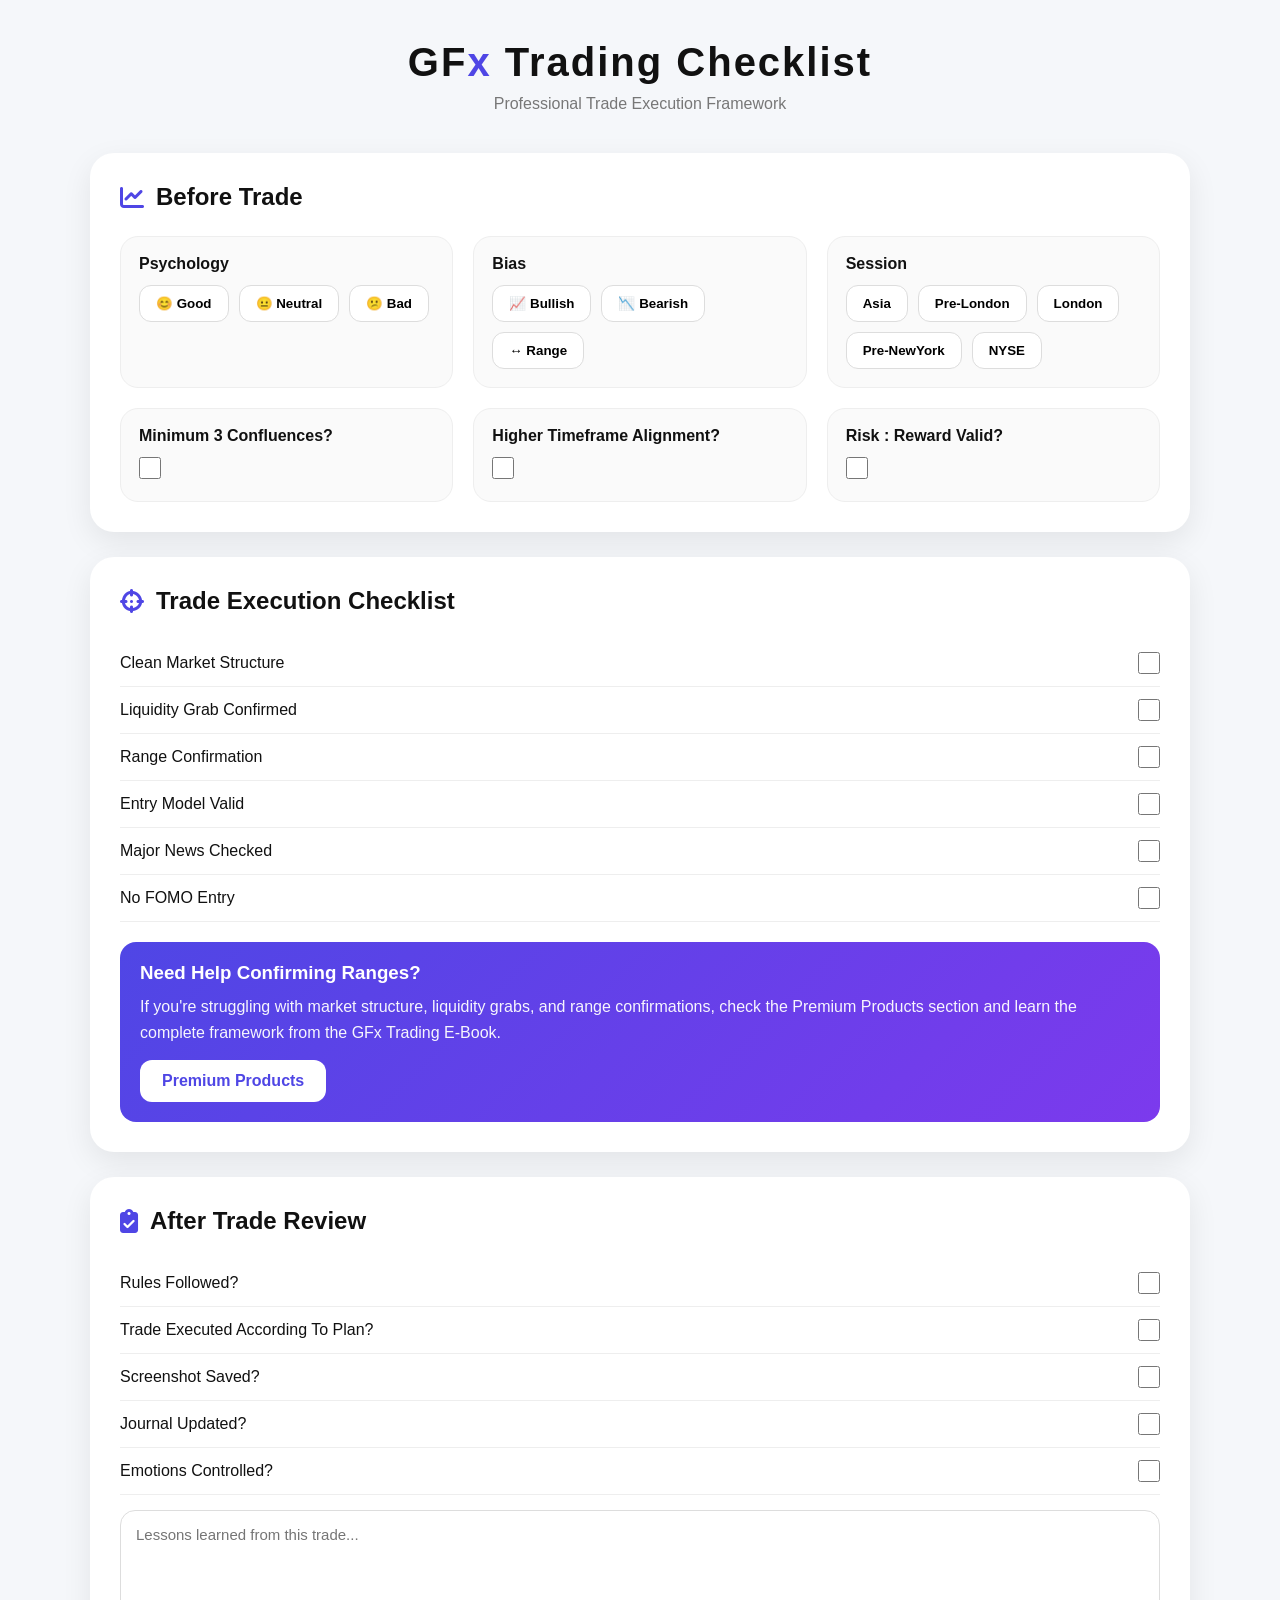
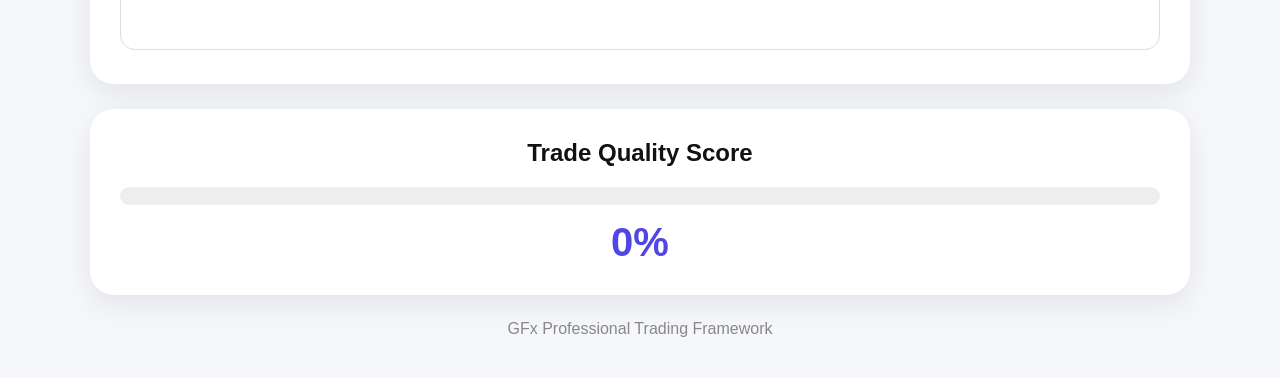
<file: checklist.html>
<!DOCTYPE html>
<html lang="en">
<head>
<meta charset="UTF-8">
<meta name="viewport" content="width=device-width, initial-scale=1.0">
<title>GFx Trading Checklist</title>

<link rel="stylesheet" href="https://cdnjs.cloudflare.com/ajax/libs/font-awesome/6.5.2/css/all.min.css">

<style>

*{
margin:0;
padding:0;
box-sizing:border-box;
font-family:'Segoe UI',sans-serif;
}

body{
background:#f5f7fa;
padding:40px;
min-height:100vh;
color:#111;
}

.container{
max-width:1100px;
margin:auto;
animation:fadeUp 0.8s ease;
}

.header{
text-align:center;
margin-bottom:40px;
}

.logo{
font-size:40px;
font-weight:800;
letter-spacing:2px;
}

.logo span{
color:#4f46e5;
}

.subtitle{
margin-top:10px;
color:#777;
}

.card{
background:white;
border-radius:24px;
padding:30px;
box-shadow:
0 10px 30px rgba(0,0,0,0.08);
margin-bottom:25px;
transition:.3s;
}

.card:hover{
transform:translateY(-4px);
}

.section-title{
font-size:24px;
font-weight:700;
margin-bottom:25px;
display:flex;
align-items:center;
gap:12px;
}

.section-title i{
color:#4f46e5;
}

.grid{
display:grid;
grid-template-columns:repeat(auto-fit,minmax(300px,1fr));
gap:20px;
}

.item{
padding:18px;
border:1px solid #eee;
border-radius:18px;
background:#fafafa;
transition:.3s;
}

.item:hover{
border-color:#4f46e5;
transform:translateY(-2px);
}

.label{
font-weight:600;
margin-bottom:12px;
}

.select-group{
display:flex;
gap:10px;
flex-wrap:wrap;
}

.option{
padding:10px 16px;
border-radius:12px;
cursor:pointer;
background:white;
border:1px solid #ddd;
transition:.3s;
font-weight:600;
}

.option:hover{
background:#4f46e5;
color:white;
}

.option.active{
background:linear-gradient(135deg,#4f46e5,#7c3aed);
color:white;
border-color:transparent;
box-shadow:0 8px 20px rgba(79,70,229,.25);
transform:translateY(-2px);
}


input[type="checkbox"]{
width:22px;
height:22px;
accent-color:#4f46e5;
cursor:pointer;
}

.check-row{
display:flex;
align-items:center;
justify-content:space-between;
padding:12px 0;
border-bottom:1px solid #eee;
}

.check-row:last-child{
border:none;
}

textarea{
width:100%;
height:140px;
padding:15px;
border-radius:15px;
border:1px solid #ddd;
resize:none;
font-size:15px;
margin-top:15px;
}

.score{
text-align:center;
padding:30px;
}

.progress{
height:18px;
background:#eee;
border-radius:20px;
overflow:hidden;
margin-top:20px;
}

.bar{
height:100%;
width:0%;
background:linear-gradient(90deg,#4f46e5,#7c3aed);
transition:1s;
}

.score-value{
font-size:40px;
font-weight:800;
margin-top:15px;
color:#4f46e5;
}

.ebook-box{
margin-top:20px;
padding:20px;
border-radius:16px;
background:linear-gradient(135deg,#4f46e5,#7c3aed);
color:white;
}

.ebook-box h3{
margin-bottom:10px;
}

.ebook-box p{
line-height:1.6;
opacity:.95;
}

.btn{
margin-top:15px;
display:inline-block;
padding:12px 22px;
background:white;
color:#4f46e5;
font-weight:700;
border-radius:12px;
text-decoration:none;
}

.footer{
text-align:center;
margin-top:25px;
color:#888;
}

@keyframes fadeUp{
from{
opacity:0;
transform:translateY(30px);
}
to{
opacity:1;
transform:translateY(0);
}
}

</style>
  <link rel="icon" type="image/jpg" href="images/favicon.jpg">
</head>
<body>

<div class="container">

<div class="header">
<div class="logo">GF<span>x</span> Trading Checklist</div>
<div class="subtitle">Professional Trade Execution Framework</div>
</div>

<!-- BEFORE TRADE -->

<div class="card">

<div class="section-title">
<i class="fas fa-chart-line"></i>
Before Trade
</div>

<div class="grid">

<div class="item">
<div class="label">Psychology</div>

<div class="select-group">
<button class="option">😊 Good</button>
<button class="option">😐 Neutral</button>
<button class="option">😕 Bad</button>
</div>
</div>

<div class="item">
<div class="label">Bias</div>

<div class="select-group">
<button class="option">📈 Bullish</button>
<button class="option">📉 Bearish</button>
<button class="option">↔ Range</button>
</div>
</div>

<div class="item">
<div class="label">Session</div>

<div class="select-group">
<button class="option">Asia</button>
<button class="option">Pre-London</button>
<button class="option">London</button>
<button class="option">Pre-NewYork</button>
<button class="option">NYSE</button>
</div>
</div>

<div class="item">
<div class="label">Minimum 3 Confluences?</div>
<input type="checkbox" class="score-check">
</div>

<div class="item">
<div class="label">Higher Timeframe Alignment?</div>
<input type="checkbox" class="score-check">
</div>

<div class="item">
<div class="label">Risk : Reward Valid?</div>
<input type="checkbox" class="score-check">
</div>

</div>

</div>

<!-- EXECUTION -->

<div class="card">

<div class="section-title">
<i class="fas fa-crosshairs"></i>
Trade Execution Checklist
</div>

<div class="check-row">
<span>Clean Market Structure</span>
<input type="checkbox" class="score-check">
</div>

<div class="check-row">
<span>Liquidity Grab Confirmed</span>
<input type="checkbox" class="score-check">
</div>

<div class="check-row">
<span>Range Confirmation</span>
<input type="checkbox" class="score-check">
</div>

<div class="check-row">
<span>Entry Model Valid</span>
<input type="checkbox" class="score-check">
</div>

<div class="check-row">
<span>Major News Checked</span>
<input type="checkbox" class="score-check">
</div>

<div class="check-row">
<span>No FOMO Entry</span>
<input type="checkbox" class="score-check">
</div>

<div class="ebook-box">
<h3>Need Help Confirming Ranges?</h3>

<p>
If you're struggling with market structure, liquidity grabs,
and range confirmations, check the Premium Products section
and learn the complete framework from the GFx Trading E-Book.
</p>

<a href="products.html" class="btn">Premium Products</a>

</div>

</div>

<!-- AFTER TRADE -->

<div class="card">

<div class="section-title">
<i class="fas fa-clipboard-check"></i>
After Trade Review
</div>

<div class="check-row">
<span>Rules Followed?</span>
<input type="checkbox" class="score-check">
</div>

<div class="check-row">
<span>Trade Executed According To Plan?</span>
<input type="checkbox" class="score-check">
</div>

<div class="check-row">
<span>Screenshot Saved?</span>
<input type="checkbox" class="score-check">
</div>

<div class="check-row">
<span>Journal Updated?</span>
<input type="checkbox" class="score-check">
</div>

<div class="check-row">
<span>Emotions Controlled?</span>
<input type="checkbox" class="score-check">
</div>

<textarea placeholder="Lessons learned from this trade..."></textarea>

</div>

<!-- SCORE -->

<div class="card score">

<h2>Trade Quality Score</h2>

<div class="progress">
<div class="bar" id="bar"></div>
</div>

<div class="score-value" id="score">
0%
</div>

</div>

<div class="footer">
GFx Professional Trading Framework
</div>

</div>

<script>

const checks = document.querySelectorAll('.score-check');
const score = document.getElementById('score');
const bar = document.getElementById('bar');

function updateScore(){

let total = checks.length;
let checked = 0;

checks.forEach(c=>{
if(c.checked) checked++;
});

let percent = Math.round((checked/total)*100);

score.innerText = percent + "%";
bar.style.width = percent + "%";

}

checks.forEach(c=>{
c.addEventListener('change',updateScore);
});

</script>

</body>
</html>
</file>
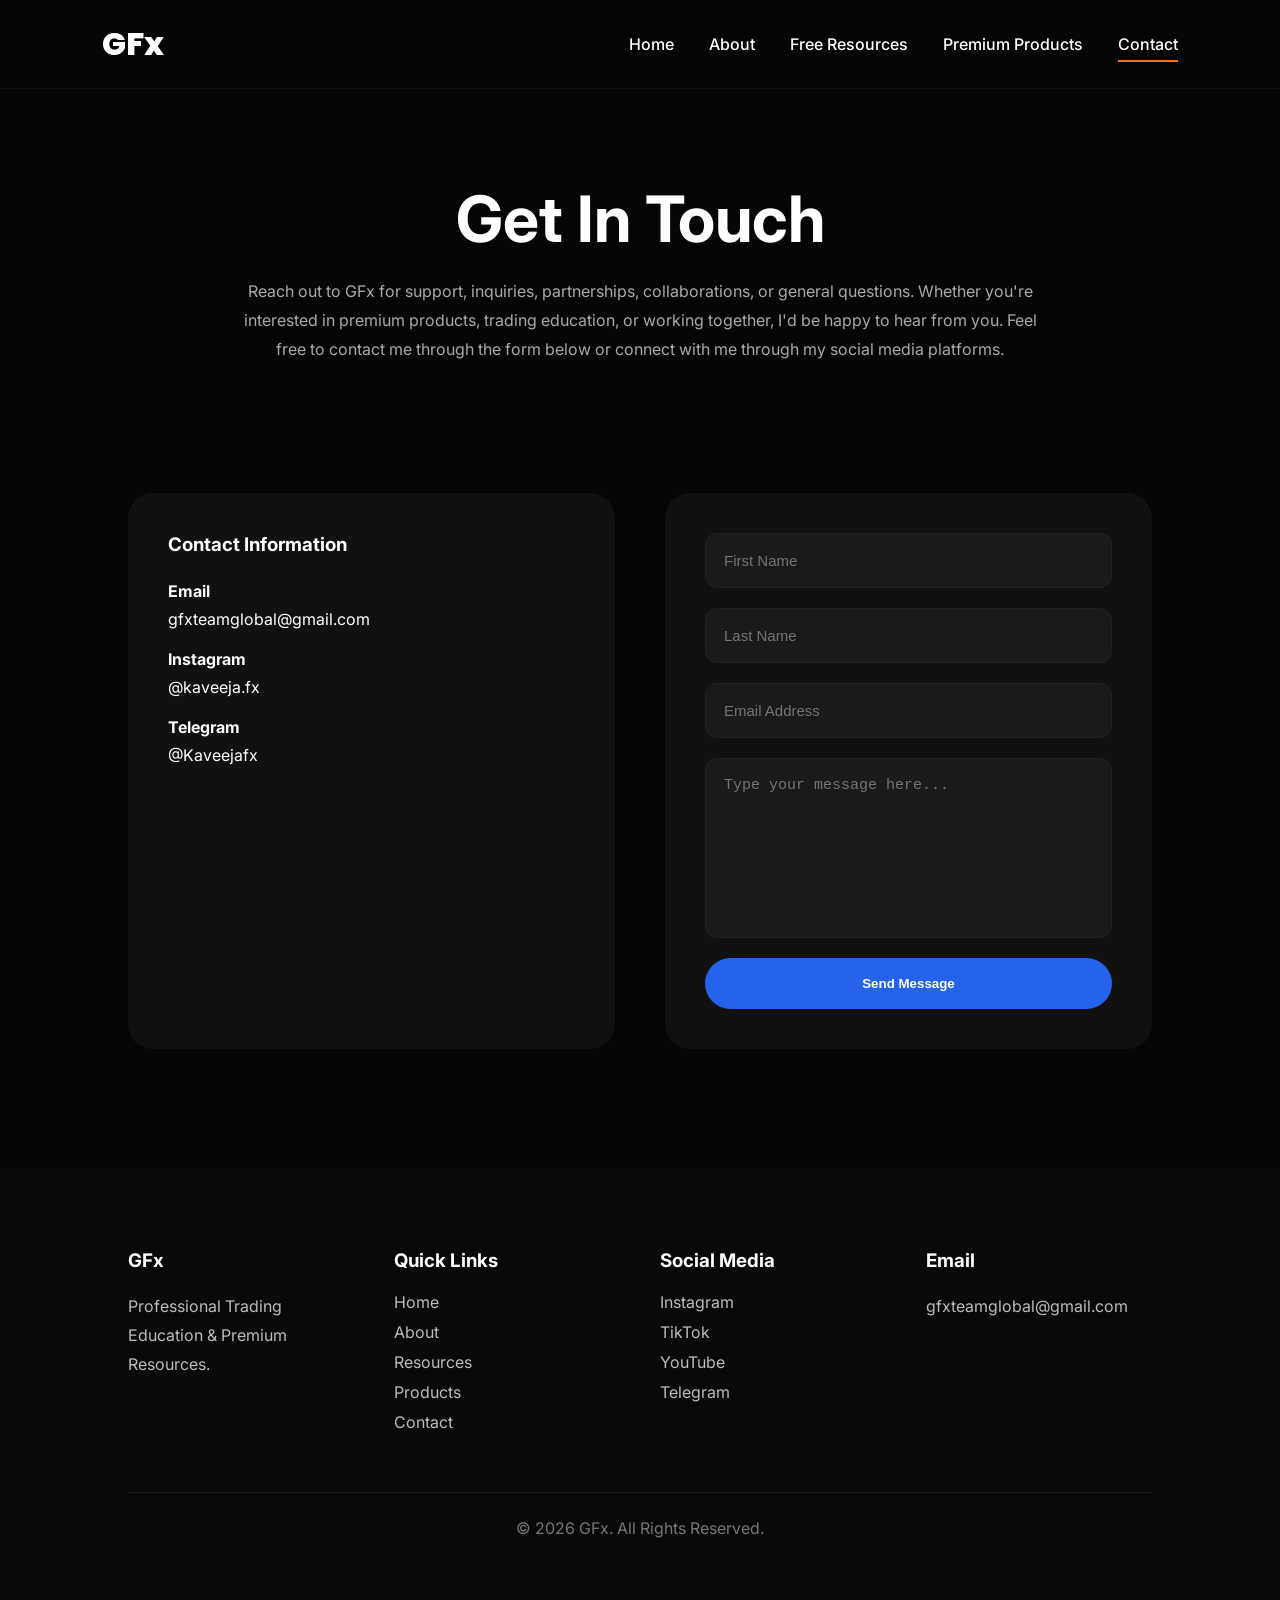
<file: contact.html>
<!DOCTYPE html>
<html lang="en">
<head>

<meta charset="UTF-8">
<meta name="viewport" content="width=device-width, initial-scale=1.0">

<title>Contact | GFx</title>

<link rel="stylesheet" href="css/style.css">

<link href="https://fonts.googleapis.com/css2?family=Inter:wght@300;400;500;600;700;800&family=Poppins:wght@600;700;800&display=swap" rel="stylesheet">

<style>

.contact-hero{
padding:180px 10% 80px;
text-align:center;
}

.contact-hero h1{
font-size:4rem;
margin-bottom:20px;
}

.contact-hero p{
max-width:800px;
margin:auto;
line-height:1.8;
color:#aaa;
}

.contact-section{
padding:50px 10% 120px;
}

.contact-grid{
display:grid;
grid-template-columns:1fr 1fr;
gap:50px;
}

.contact-info{
background:#111;
padding:40px;
border-radius:25px;
}

.contact-info h3{
margin-bottom:25px;
}

.contact-item{
margin-bottom:20px;
}

.contact-item strong{
display:block;
margin-bottom:8px;
}

.contact-form{
background:#111;
padding:40px;
border-radius:25px;
}

.contact-form form{
display:flex;
flex-direction:column;
gap:20px;
}

.contact-form input,
.contact-form textarea{
padding:18px;
background:#1a1a1a;
border:1px solid #222;
border-radius:12px;
color:white;
font-size:15px;
}

.contact-form textarea{
height:180px;
resize:none;
}

.contact-form button{
padding:18px;
background:#2563eb;
border:none;
border-radius:50px;
color:white;
font-weight:600;
cursor:pointer;
}

.contact-form button:hover{
opacity:.9;
}

.success-popup{
position:fixed;
top:30px;
right:30px;
background:#16a34a;
color:#fff;
padding:18px 30px;
border-radius:12px;
font-weight:600;
box-shadow:0 10px 30px rgba(0,0,0,.3);
transform:translateX(400px);
transition:.4s;
z-index:9999;
}

.success-popup.show{
transform:translateX(0);
}

@media(max-width:900px){

.contact-grid{
grid-template-columns:1fr;
}

.contact-hero h1{
font-size:3rem;
}


}

</style>
  <link rel="icon" type="image/jpg" href="images/favicon.jpg">

</head>

<body>

<header class="header">

<div class="logo">
<a href="index.html">GFx</a>
</div>

<nav class="navbar">
<ul>
<li><a href="index.html">Home</a></li>
<li><a href="about.html">About</a></li>
<li><a href="resources.html">Free Resources</a></li>
<li><a href="products.html">Premium Products</a></li>
<li><a href="contact.html" class="active">Contact</a></li>
</ul>
</nav>

</header>

<section class="contact-hero">

<h1>Get In Touch</h1>

<p>
Reach out to GFx for support, inquiries, partnerships, collaborations, or general questions.

Whether you're interested in premium products, trading education, or working together, I'd be happy to hear from you.

Feel free to contact me through the form below or connect with me through my social media platforms.
</p>

</section>

<section class="contact-section">

<div class="contact-grid">

<div class="contact-info">

<h3>Contact Information</h3>

<div class="contact-item">
<strong>Email</strong>
gfxteamglobal@gmail.com
</div>

<div class="contact-item">
<strong>Instagram</strong>
@kaveeja.fx
</div>

<div class="contact-item">
<strong>Telegram</strong>
@Kaveejafx
</div>

</div>

<div class="contact-form">
<form id="contactForm">

<input
type="text"
name="First Name"
placeholder="First Name"
required>

<input
type="text"
name="Last Name"
placeholder="Last Name"
required>

<input
type="email"
name="Email"
placeholder="Email Address"
required>

<textarea
name="Message"
placeholder="Type your message here..."
required></textarea>

<button type="submit">
Send Message
</button>

</form>

</div>

</div>

</section>

<footer>

<div class="footer-grid">

<div>
<h3>GFx</h3>
<p>Professional Trading Education & Premium Resources.</p>
</div>

<div>
<h3>Quick Links</h3>
<a href="index.html">Home</a>
<a href="about.html">About</a>
<a href="resources.html">Resources</a>
<a href="products.html">Products</a>
<a href="contact.html">Contact</a>
</div>

<div>
<h3>Social Media</h3>
<a href="#">Instagram</a>
<a href="#">TikTok</a>
<a href="#">YouTube</a>
<a href="https://t.me/Kaveejafx">Telegram</a>
</div>

<div>
<h3>Email</h3>
<p>gfxteamglobal@gmail.com</p>
</div>

</div>

<div class="copyright">
© 2026 GFx. All Rights Reserved.
</div>

</footer>

<script src="js/main.js"></script>

<div id="successPopup" class="success-popup">
✓ Form Submitted Successfully!
</div>

<script>

const form = document.getElementById("contactForm");

form.addEventListener("submit", async function(e){

e.preventDefault();

const formData = new FormData(form);

try{

const response = await fetch(
"https://formspree.io/f/xrevenga",
{
method:"POST",
body:formData,
headers:{
"Accept":"application/json"
}
}
);

if(response.ok){

const popup =
document.getElementById("successPopup");

popup.classList.add("show");

form.reset();

setTimeout(()=>{
popup.classList.remove("show");
},4000);

}else{

alert("Failed to submit form.");

}

}catch(error){

alert("Failed to submit form.");

}

});

</script>

</body>
</html>
</file>
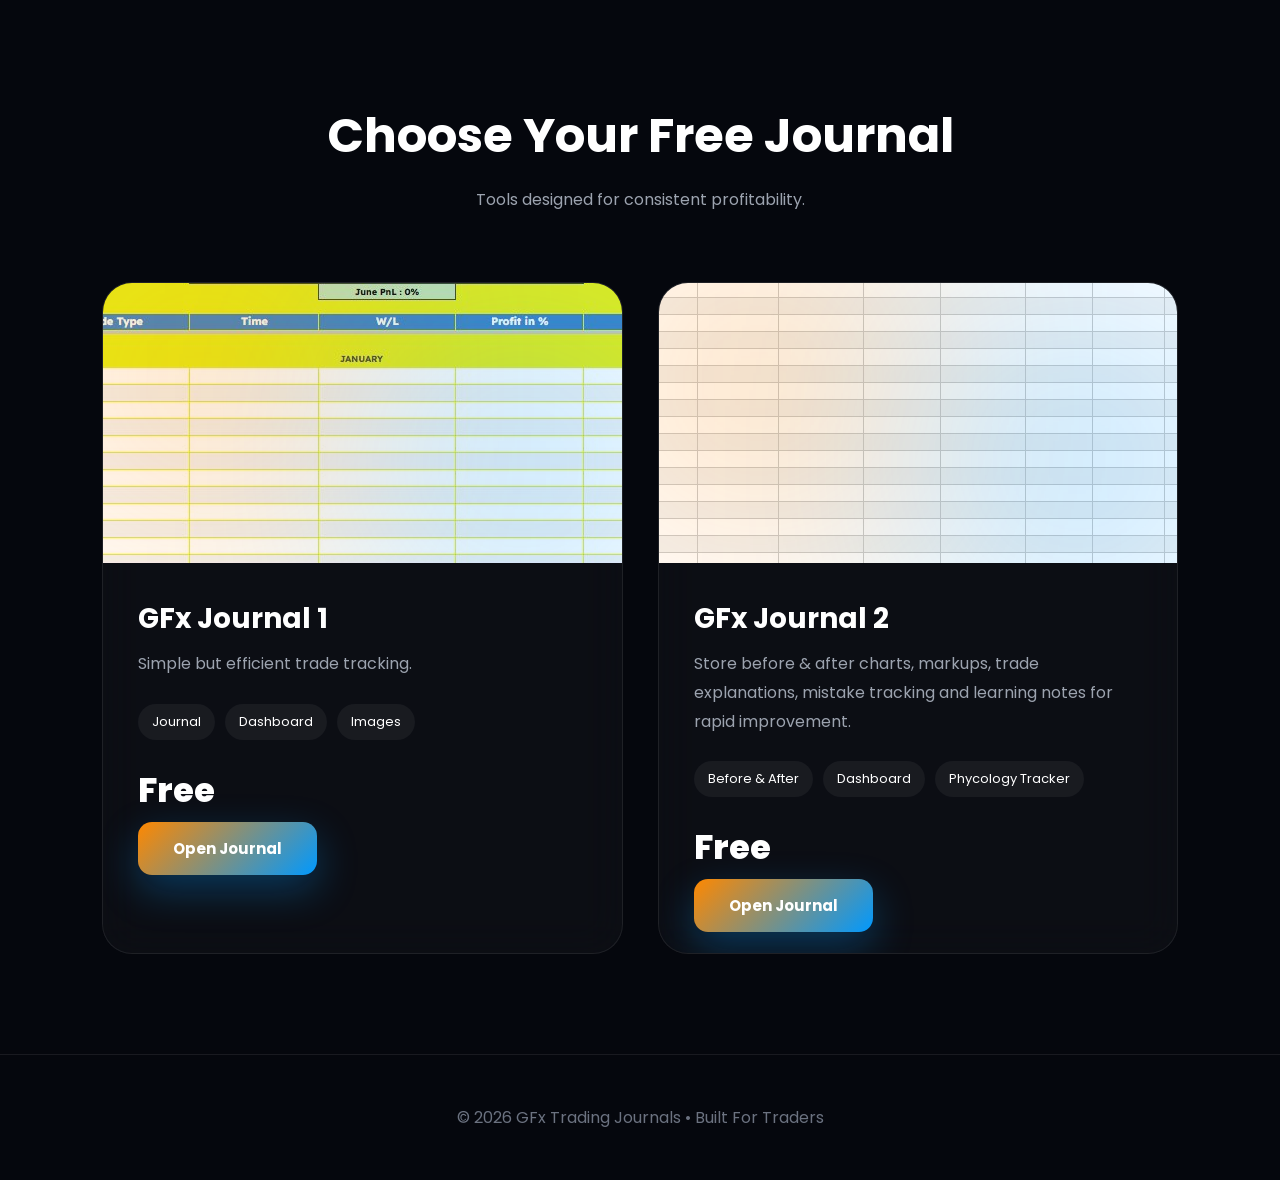
<file: journals.html>
<!DOCTYPE html>
<html lang="en">
<head>
<meta charset="UTF-8">
<meta name="viewport" content="width=device-width, initial-scale=1.0">

<title>GFx Trading Journals</title>

<link href="https://fonts.googleapis.com/css2?family=Poppins:wght@300;400;500;600;700;800&display=swap" rel="stylesheet">

<style>

*{
margin:0;
padding:0;
box-sizing:border-box;
font-family:'Poppins',sans-serif;
}

body{
background:#05070d;
color:white;
overflow-x:hidden;
}

/* Background */

.bg{
position:fixed;
width:100%;
height:100%;
top:0;
left:0;
z-index:-1;
background:
radial-gradient(circle at 20% 20%,rgba(255,136,0,.15),transparent 30%),
radial-gradient(circle at 80% 30%,rgba(0,153,255,.15),transparent 30%),
radial-gradient(circle at 50% 80%,rgba(255,136,0,.08),transparent 40%);
}

.bg::before{
content:'';
position:absolute;
width:500px;
height:500px;
background:#ff8800;
filter:blur(250px);
opacity:.08;
top:-100px;
left:-100px;
animation:float1 12s infinite ease-in-out;
}

.bg::after{
content:'';
position:absolute;
width:500px;
height:500px;
background:#0099ff;
filter:blur(250px);
opacity:.08;
bottom:-100px;
right:-100px;
animation:float2 14s infinite ease-in-out;
}

@keyframes float1{
50%{
transform:translateY(80px);
}
}

@keyframes float2{
50%{
transform:translateY(-80px);
}
}

/* Hero */

.hero{
min-height:100vh;
display:flex;
align-items:center;
justify-content:center;
padding:100px 8%;
}

.hero-content{
max-width:1200px;
width:100%;
text-align:center;
}

.badge{
display:inline-block;
padding:10px 20px;
border-radius:50px;
background:rgba(255,255,255,.05);
border:1px solid rgba(255,255,255,.08);
backdrop-filter:blur(20px);
margin-bottom:25px;
color:#ff9d2d;
font-weight:600;
}

.hero h1{
font-size:70px;
line-height:1.1;
font-weight:800;
margin-bottom:20px;
}

.gradient{
background:linear-gradient(90deg,#ff8800,#0099ff);
-webkit-background-clip:text;
-webkit-text-fill-color:transparent;
}

.hero p{
max-width:750px;
margin:auto;
font-size:18px;
color:#9ca3af;
line-height:1.8;
}

.buttons{
margin-top:40px;
display:flex;
justify-content:center;
gap:20px;
flex-wrap:wrap;
}

.btn{
padding:16px 35px;
border:none;
border-radius:14px;
cursor:pointer;
font-size:15px;
font-weight:700;
transition:.4s;
text-decoration:none;
}

.btn-primary{
background:linear-gradient(135deg,#ff8800,#0099ff);
color:white;
box-shadow:0 15px 40px rgba(0,153,255,.3);
}

.btn-primary:hover{
transform:translateY(-5px);
}

.btn-secondary{
background:rgba(255,255,255,.05);
border:1px solid rgba(255,255,255,.1);
color:white;
}

.btn-secondary:hover{
background:rgba(255,255,255,.08);
}

/* Journals */

.section{
padding:100px 8%;
}

.section-title{
text-align:center;
margin-bottom:70px;
}

.section-title h2{
font-size:48px;
margin-bottom:15px;
}

.section-title p{
color:#9ca3af;
}

.journal-grid{
display:grid;
grid-template-columns:repeat(auto-fit,minmax(420px,1fr));
gap:35px;
max-width:1400px;
margin:auto;
}

.card{
background:rgba(255,255,255,.03);
border:1px solid rgba(255,255,255,.08);
border-radius:30px;
overflow:hidden;
backdrop-filter:blur(20px);
transition:.5s;
position:relative;
}

.card:hover{
transform:translateY(-12px);
box-shadow:0 30px 60px rgba(0,0,0,.4);
}

.preview{
height:280px;
background:linear-gradient(135deg,#0f172a,#111827);
position:relative;
display:flex;
align-items:center;
justify-content:center;
overflow:hidden;
}

.preview::before{
content:'';
position:absolute;
width:300px;
height:300px;
background:#ff8800;
filter:blur(120px);
opacity:.25;
left:-50px;
top:-50px;
}

.preview::after{
content:'';
position:absolute;
width:300px;
height:300px;
background:#0099ff;
filter:blur(120px);
opacity:.25;
right:-50px;
bottom:-50px;
}

.mockup{
width:85%;
height:80%;
background:#0b1220;
border-radius:20px;
padding:20px;
position:relative;
z-index:2;
border:1px solid rgba(255,255,255,.08);
}

.mockup-top{
display:flex;
gap:10px;
margin-bottom:15px;
}

.dot{
width:10px;
height:10px;
border-radius:50%;
background:#ff8800;
}

.chart{
height:100px;
background:linear-gradient(180deg,
rgba(0,153,255,.3),
transparent);
border-radius:12px;
margin-bottom:15px;
}

.rows{
display:grid;
grid-template-columns:repeat(3,1fr);
gap:10px;
}

.row{
height:40px;
background:rgba(255,255,255,.05);
border-radius:10px;
}

.content{
padding:35px;
}

.content h3{
font-size:28px;
margin-bottom:10px;
}

.content p{
color:#9ca3af;
line-height:1.8;
margin-bottom:25px;
}

.features{
display:flex;
flex-wrap:wrap;
gap:10px;
margin-bottom:25px;
}

.tag{
padding:8px 14px;
border-radius:50px;
background:rgba(255,255,255,.05);
font-size:13px;
}

.price{
font-size:34px;
font-weight:800;
margin-bottom:20px;
}

.footer{
text-align:center;
padding:50px;
border-top:1px solid rgba(255,255,255,.08);
color:#6b7280;
}

@media(max-width:768px){

.hero h1{
font-size:48px;
}

.journal-grid{
grid-template-columns:1fr;
}

}

</style>
     <link rel="icon" type="image/jpg" href="images/favicon.jpg">
</head>
<body>

<section class="section">

<div class="section-title">
<h2>Choose Your Free Journal</h2>
<p>Tools designed for consistent profitability.</p>
</div>

<div class="journal-grid">

<!-- JOURNAL 1 -->

<div class="card">

<div class="preview">

<img src="images/journal1.jpg"
     alt="GFx Journal Preview"
     class="preview-image">

</div>

<div class="content">

<h3>GFx Journal 1</h3>

<p>
Simple but efficient trade tracking.
</p>

<div class="features">
<div class="tag">Journal</div>
<div class="tag">Dashboard</div>
<div class="tag">Images</div>
</div>

<div class="price">Free</div>

<a href="https://docs.google.com/spreadsheets/d/14Q579Bx7zEkPF1ISLRaz_0sMtV5laE9d/edit?usp=sharing&ouid=112457030984705879358&rtpof=true&sd=true"
   target="_blank"
   class="btn btn-primary">
Open Journal
</a>

</div>

</div>

<!-- JOURNAL 2 -->

<div class="card">

<div class="preview">

<img src="images/journal2.jpeg"
     alt="GFx Journal Preview"
     class="preview-image">

</div>

<div class="content">

<h3>GFx Journal 2</h3>

<p>
Store before & after charts,
markups, trade explanations,
mistake tracking and learning notes
for rapid improvement.
</p>

<div class="features">
<div class="tag">Before & After</div>
<div class="tag">Dashboard</div>
<div class="tag">Phycology Tracker</div>
</div>

<div class="price">Free</div>

<a href="https://docs.google.com/spreadsheets/d/1t1w37qtXVg3YYawNN7udV2Xe7byMFF7LqTAC5JwgEgk/edit?usp=sharing"
   target="_blank"
   class="btn btn-primary">
Open Journal
</a>

</div>

</div>

</section>

<footer class="footer">
© 2026 GFx Trading Journals • Built For Traders
</footer>

</body>
</html>
</file>
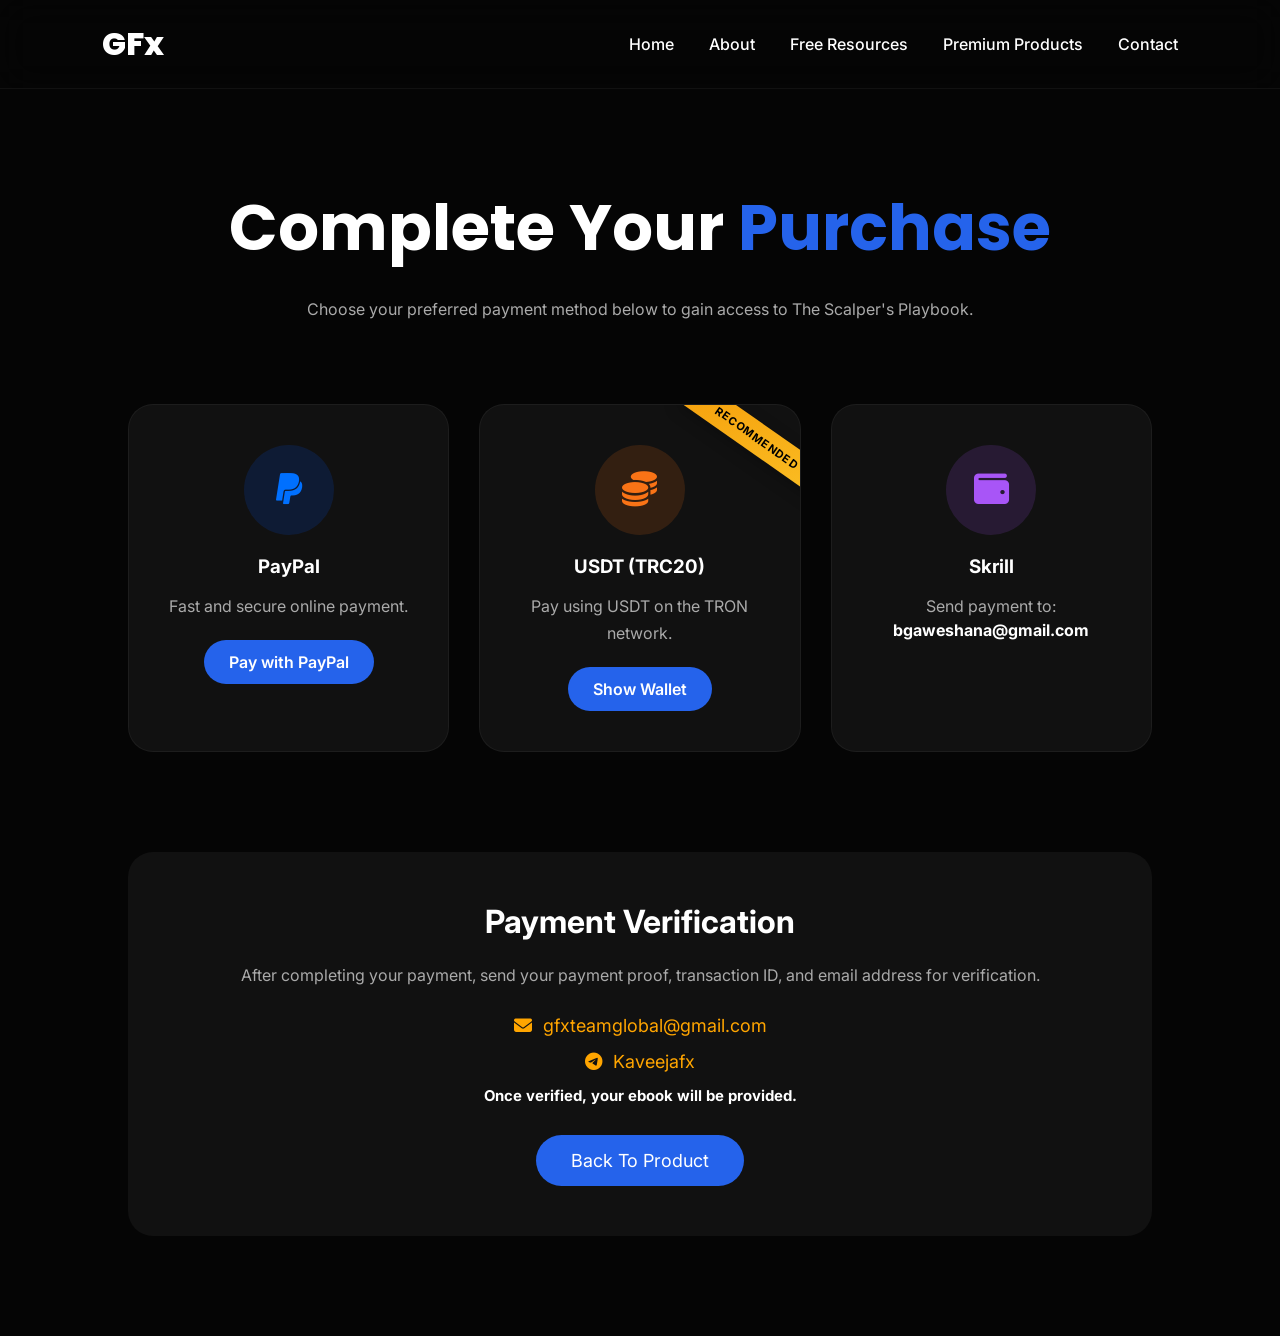
<file: payment.html>
<!DOCTYPE html>
<html lang="en">
<head>

<meta charset="UTF-8">
<meta name="viewport" content="width=device-width, initial-scale=1.0">

<title>Payment | GFx</title>

<link rel="stylesheet" href="css/style.css">

<link href="https://fonts.googleapis.com/css2?family=Inter:wght@300;400;500;600;700;800&family=Poppins:wght@600;700;800&display=swap" rel="stylesheet">

<link rel="stylesheet"
href="https://cdnjs.cloudflare.com/ajax/libs/font-awesome/6.5.1/css/all.min.css"/>

<style>

body{
background:#050505;
color:#fff;
font-family:'Inter',sans-serif;
}

.payment-hero{
padding:180px 10% 80px;
text-align:center;
}

.payment-hero h1{
font-size:4rem;
font-family:'Poppins',sans-serif;
margin-bottom:20px;
}

.payment-hero span{
color:#2563eb;
}

.payment-hero p{
max-width:700px;
margin:auto;
color:#aaa;
line-height:1.8;
}

.payment-grid{
padding:0 10% 100px;
display:grid;
grid-template-columns:repeat(3,1fr);
gap:30px;
}

.payment-card{
background:#111;
border:1px solid rgba(255,255,255,.05);
border-radius:25px;
padding:40px;
text-align:center;
transition:.35s;
cursor:pointer;
}

.payment-card:hover{
transform:translateY(-10px);
border-color:#2563eb;
box-shadow:0 0 40px rgba(37,99,235,.15);
}

.payment-icon{
width:90px;
height:90px;
margin:auto;
border-radius:50%;
display:flex;
align-items:center;
justify-content:center;
font-size:35px;
margin-bottom:20px;
}

.paypal{
background:rgba(0,87,255,.15);
color:#0070ff;
}

.crypto{
background:rgba(249,115,22,.15);
color:#f97316;
}

.skrill{
background:rgba(168,85,247,.15);
color:#a855f7;
}

.payment-card h3{
margin-bottom:15px;
}

.payment-card p{
color:#aaa;
line-height:1.7;
}

.pay-btn{
display:inline-block;
margin-top:20px;
padding:12px 25px;
background:#2563eb;
border-radius:50px;
color:white;
text-decoration:none;
font-weight:600;
}

.crypto-box{
display:none;
margin:0 10% 60px;
background:#111;
border-radius:25px;
padding:40px;
text-align:center;
}

.crypto-box img{
width:220px;
margin:25px auto;
display:block;
}

.wallet-address{
background:#1a1a1a;
padding:15px;
border-radius:15px;
margin-top:20px;
word-break:break-all;
color:#f97316;
font-weight:600;
}

.verify-box{
margin:0 10% 100px;
background:#111;
padding:50px;
border-radius:25px;
text-align:center;
}

.verify-box h2{
margin-bottom:20px;
font-size:2rem;
}

.verify-box p{
color:#aaa;
line-height:1.8;
}

.contact-method{
margin-top:25px;
font-size:18px;
}

.contact-method div{
margin:15px 0;
}

.notice{
margin-top:25px;
color:#f97316;
font-weight:600;
}

.back-btn{
display:inline-block;
margin-top:30px;
padding:15px 35px;
border-radius:50px;
background:#2563eb;
color:white;
text-decoration:none;
}

.payment-card{
position:relative;
overflow:hidden;
}

.recommended-badge{
position:absolute;
top:18px;
right:-42px;
width:170px;
padding:8px 0;
background:linear-gradient(135deg,#f59e0b,#fbbf24);
color:#000;
font-size:11px;
font-weight:700;
text-align:center;
letter-spacing:1px;
transform:rotate(35deg);
box-shadow:0 4px 15px rgba(0,0,0,.25);
z-index:10;
}

.copy-popup{
position:fixed;
bottom:30px;
left:50%;
transform:translateX(-50%) translateY(30px);
background:#16a34a;
color:#fff;
padding:12px 18px;
border-radius:10px;
font-size:14px;
font-weight:600;
box-shadow:0 10px 30px rgba(0,0,0,.3);
opacity:0;
transition:.3s ease;
z-index:9999;
pointer-events:none;
}

.copy-popup.show{
opacity:1;
transform:translateX(-50%) translateY(0);
}

@media(max-width:900px){

.payment-grid{
grid-template-columns:1fr;
}

.payment-hero h1{
font-size:2.8rem;
}

}

</style>
  <link rel="icon" type="image/jpg" href="images/favicon.jpg">

</head>

<body>

<header class="header">

<div class="logo">
<a href="index.html">GFx</a>
</div>

<nav class="navbar">
<ul>
<li><a href="index.html">Home</a></li>
<li><a href="about.html">About</a></li>
<li><a href="resources.html">Free Resources</a></li>
<li><a href="products.html">Premium Products</a></li>
<li><a href="contact.html">Contact</a></li>
</ul>
</nav>

</header>

<section class="payment-hero">

<h1>Complete Your <span>Purchase</span></h1>

<p>
Choose your preferred payment method below to gain access to
The Scalper's Playbook.
</p>

</section>

<section class="payment-grid">

<!-- PAYPAL -->

<div class="payment-card">

<div class="payment-icon paypal">
<i class="fab fa-paypal"></i>
</div>

<h3>PayPal</h3>

<p>
Fast and secure online payment.
</p>

<a href="https://www.paypal.com/ncp/payment/EP99MFSDQEYJW"
target="_blank"
class="pay-btn">
Pay with PayPal
</a>

</div>

<!-- CRYPTO -->
<div class="payment-card"
>

<div class="recommended-badge">
RECOMMENDED
</div>

<div class="payment-icon crypto">
<i class="fas fa-coins"></i>
</div>

<h3>USDT (TRC20)</h3>

<p>
Pay using USDT on the TRON network.
</p>

<div class="pay-btn" onclick="openCrypto()">
Show Wallet
</div>

</div>

<!-- SKRILL -->

<div class="payment-card">

<div class="payment-icon skrill">
<i class="fas fa-wallet"></i>
</div>

<h3>Skrill</h3>

<p>
Send payment to:
</p>

<strong>
bgaweshana@gmail.com
</strong>

</div>

</section>
<div id="cryptoBox" class="crypto-box" style="text-align:center;">

  <h2>USDT TRC20 Wallet</h2>

  <img src="images/usdt.jpg" alt="USDT QR">

  <div style="display:flex; justify-content:center; align-items:center; gap:10px; margin-top:15px;">

    <span id="usdtAddress" style="font-weight:500;">
      TE54QuW7euavhhqMHWqyZU52eswX3LxRpp
    </span>

    <button 
  onclick="copyUSDT()"
  style="
    background:orange;
    border:none;
    padding:6px 12px;
    cursor:pointer;
    color:#000;
    border-radius:5px;
    font-size:12px;
  "
  onmouseover="this.style.opacity='0.8'"
  onmouseout="this.style.opacity='1'"
>
  Copy
</button>

  </div>

  <div style="
margin-top:20px;
background:rgba(245,158,11,.08);
border:1px solid rgba(245,158,11,.25);
border-radius:12px;
padding:16px;
text-align:left;
">

<div style="
color:#f59e0b;
font-weight:700;
margin-bottom:8px;
">
⚠ Important Note
</div>

<p style="
margin:0;
color:#aaa;
line-height:1.7;
font-size:14px;
">
Please send the payment using the <strong style="color:#fff;">TRON (TRC20)</strong> network only.
Transactions sent through other networks may be permanently lost and cannot be recovered.
</p>

</div>

</div>
<section class="verify-box">

<h2>Payment Verification</h2>

<p>
After completing your payment, send your payment proof,
transaction ID, and email address for verification.
</p>

<div class="contact-method">

<div>
  <i class="fas fa-envelope" style="color:orange; margin-right:6px;"></i>
  <a href="mailto:gfxteamglobal@gmail.com"
     style="color:orange; text-decoration:none;"
     onmouseover="this.style.opacity='0.7'"
     onmouseout="this.style.opacity='1'">
     gfxteamglobal@gmail.com
  </a>
</div>

<div>
  <i class="fab fa-telegram-plane" style="color:orange; margin-right:6px;"></i>
  <a href="https://t.me/Kaveejafx" target="_blank"
     style="color:orange; text-decoration:none;"
     onmouseover="this.style.opacity='0.7'"
     onmouseout="this.style.opacity='1'">
     Kaveejafx
  </a>
</div>

<p><h5>
Once verified, your ebook will be provided.
</p></h5>

<a href="products.html" class="back-btn">
Back To Product
</a>

</section>

<script>

function toggleCrypto(){

const box = document.getElementById("cryptoBox");

if(box.style.display === "block"){
box.style.display = "none";
}else{
box.style.display = "block";
}

}

</script>

<div id="copyPopup" class="copy-popup">
  Copied to clipboard ✓
</div>
<script>
function copyUSDT(){

const text = document.getElementById("usdtAddress").innerText;

navigator.clipboard.writeText(text).then(() => {

const popup = document.getElementById("copyPopup");

popup.classList.add("show");

setTimeout(() => {
popup.classList.remove("show");
}, 2000);

});

}
</script>
<script>

function toggleCrypto(){

const box = document.getElementById("cryptoBox");

if(box.style.display === "block"){
box.style.display = "none";
}else{
box.style.display = "block";
setTimeout(() => {
box.scrollIntoView({behavior:"smooth", block:"start"});
}, 100);
}

}

function openCrypto(){

const box = document.getElementById("cryptoBox");

box.style.display = "block";

setTimeout(() => {
box.scrollIntoView({behavior:"smooth", block:"start"});
}, 100);

}

</script>
</body>

</html>
</file>
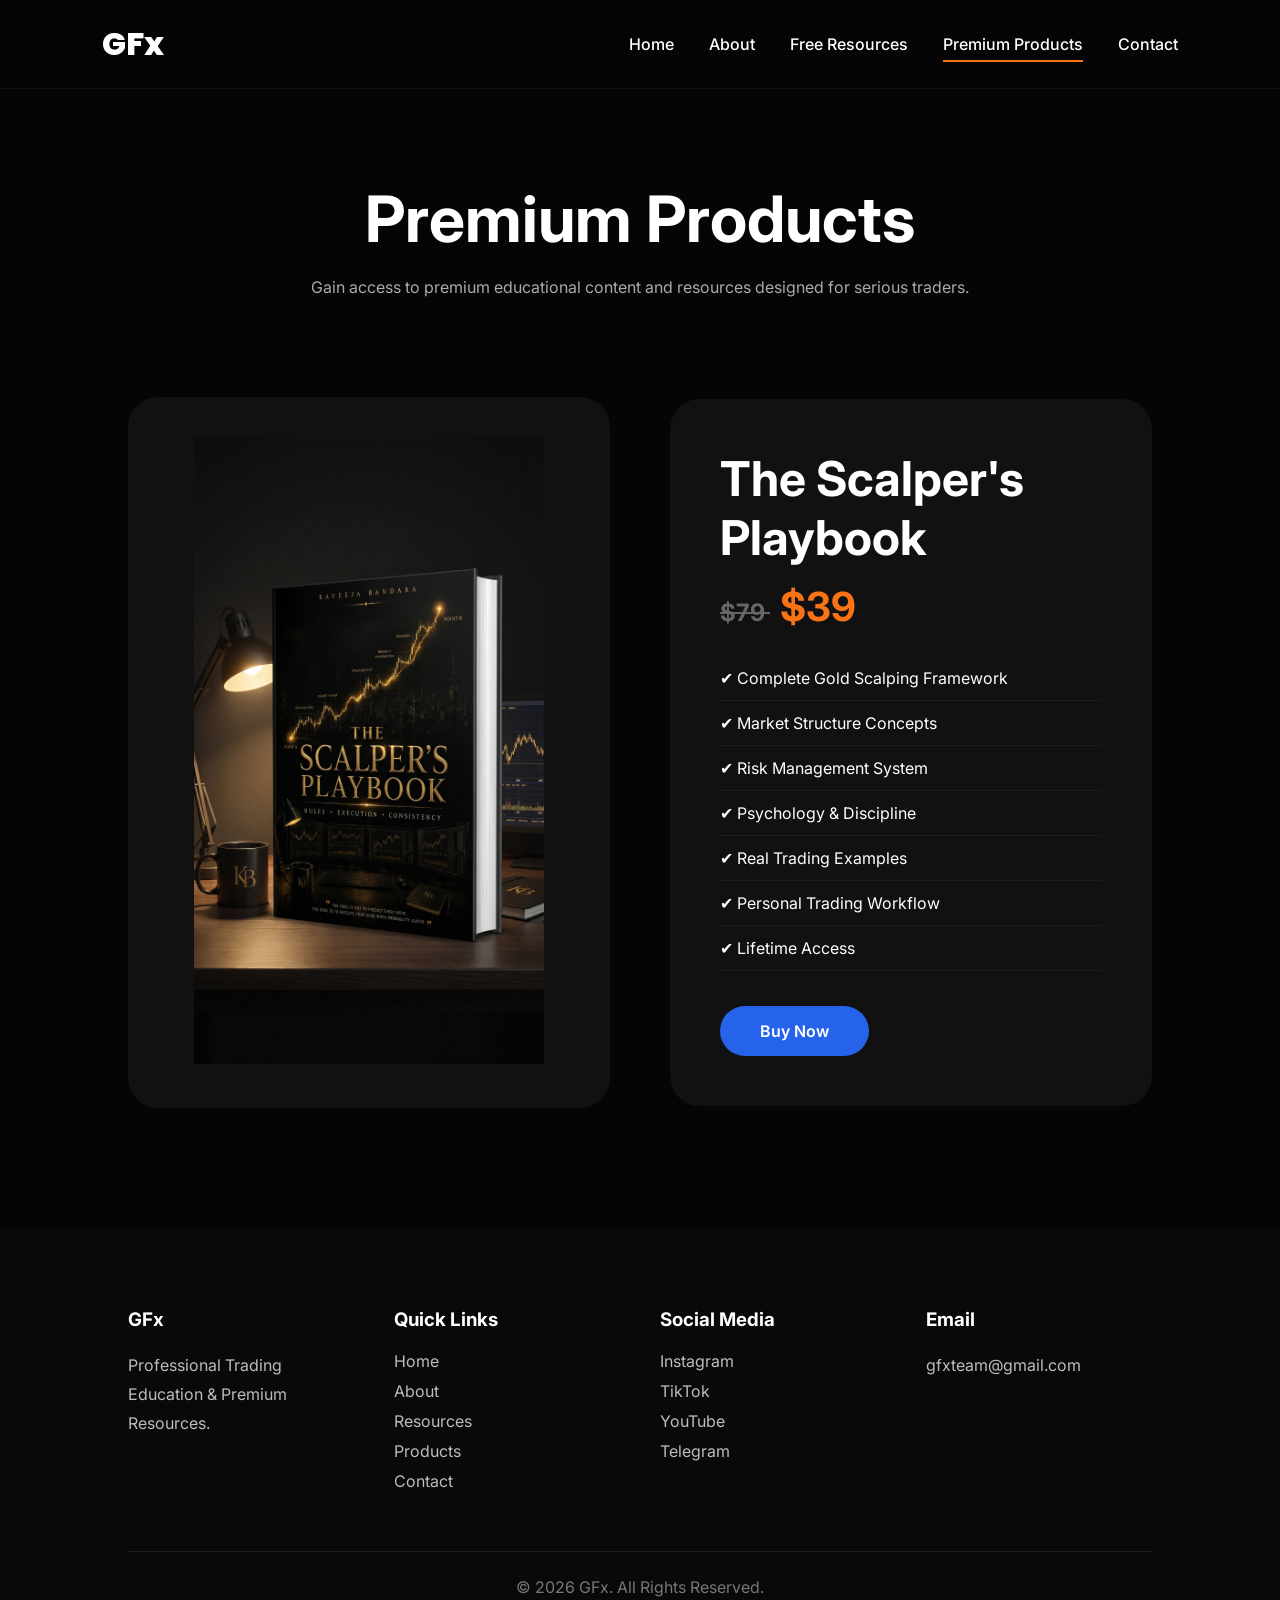
<file: products.html>
<!DOCTYPE html>
<html lang="en">
<head>
<meta charset="UTF-8">
<meta name="viewport" content="width=device-width, initial-scale=1.0">

<title>Premium Products | GFx</title>

<link rel="stylesheet" href="css/style.css">

<link href="https://fonts.googleapis.com/css2?family=Inter:wght@300;400;500;600;700;800&family=Poppins:wght@600;700;800&display=swap" rel="stylesheet">

<style>

.products-hero{
padding:180px 10% 100px;
text-align:center;
}

.products-hero h1{
font-size:4rem;
margin-bottom:20px;
}

.products-hero p{
max-width:700px;
margin:auto;
color:#aaa;
}

.products-section{
padding:0 10% 120px;
}

.product-container{
display:grid;
grid-template-columns:1fr 1fr;
gap:60px;
align-items:center;
}

.product-image{
background:#111;
padding:40px;
border-radius:30px;
text-align:center;
}

.product-image img{
width:100%;
max-width:350px;
}

.product-details{
background:#111;
padding:50px;
border-radius:30px;
}

.product-details h2{
font-size:3rem;
margin-bottom:15px;
}

.price{
font-size:2.5rem;
font-weight:700;
color:#f97316;
margin-bottom:25px;
}

.product-details ul{
list-style:none;
margin-bottom:35px;
}

.product-details ul li{
padding:12px 0;
border-bottom:1px solid rgba(255,255,255,.05);
}

.buy-btn{
display:inline-block;
padding:15px 40px;
border-radius:50px;
background:#2563eb;
color:#fff;
font-weight:600;
}

.buy-btn:hover{
transform:translateY(-3px);
}

@media(max-width:900px){

.product-container{
grid-template-columns:1fr;
}

.products-hero h1{
font-size:3rem;
}

}

</style>
  <link rel="icon" type="image/jpg" href="images/favicon.jpg">
</head>

<body>

<header class="header">

<div class="logo">
<a href="index.html">GFx</a>
</div>

<nav class="navbar">
<ul>
<li><a href="index.html">Home</a></li>
<li><a href="about.html">About</a></li>
<li><a href="resources.html">Free Resources</a></li>
<li><a href="products.html" class="active">Premium Products</a></li>
<li><a href="contact.html">Contact</a></li>
</ul>
</nav>

</header>

<section class="products-hero">

<h1>Premium Products</h1>

<p>
Gain access to premium educational content and resources designed for serious traders.
</p>

</section>

<section class="products-section">

<div class="product-container">

<div class="product-image">
<img src="images/book.jpeg" alt="The Scalper's Playbook">
</div>

<div class="product-details">

<h2>The Scalper's Playbook</h2>

<div class="price">
<span style="text-decoration:line-through; color:#666; font-size:1.5rem; margin-right:10px;">
$79
</span>
$39
</div>

<ul>
<li>✔ Complete Gold Scalping Framework</li>
<li>✔ Market Structure Concepts</li>
<li>✔ Risk Management System</li>
<li>✔ Psychology & Discipline</li>
<li>✔ Real Trading Examples</li>
<li>✔ Personal Trading Workflow</li>
<li>✔ Lifetime Access</li>
</ul>

<a href="payment.html" class="buy-btn">
Buy Now
</a>

</div>

</div>

</section>

<footer>

<div class="footer-grid">

<div>
<h3>GFx</h3>
<p>Professional Trading Education & Premium Resources.</p>
</div>

<div>
<h3>Quick Links</h3>
<a href="index.html">Home</a>
<a href="about.html">About</a>
<a href="resources.html">Resources</a>
<a href="products.html">Products</a>
<a href="contact.html">Contact</a>
</div>

<div>
<h3>Social Media</h3>
<a href="#">Instagram</a>
<a href="#">TikTok</a>
<a href="#">YouTube</a>
<a href="https://t.me/Kaveejafx">Telegram</a>
</div>

<div>
<h3>Email</h3>
<p>gfxteam@gmail.com</p>
</div>

</div>

<div class="copyright">
© 2026 GFx. All Rights Reserved.
</div>

</footer>

<script src="js/main.js"></script>

</body>
</html>
</file>
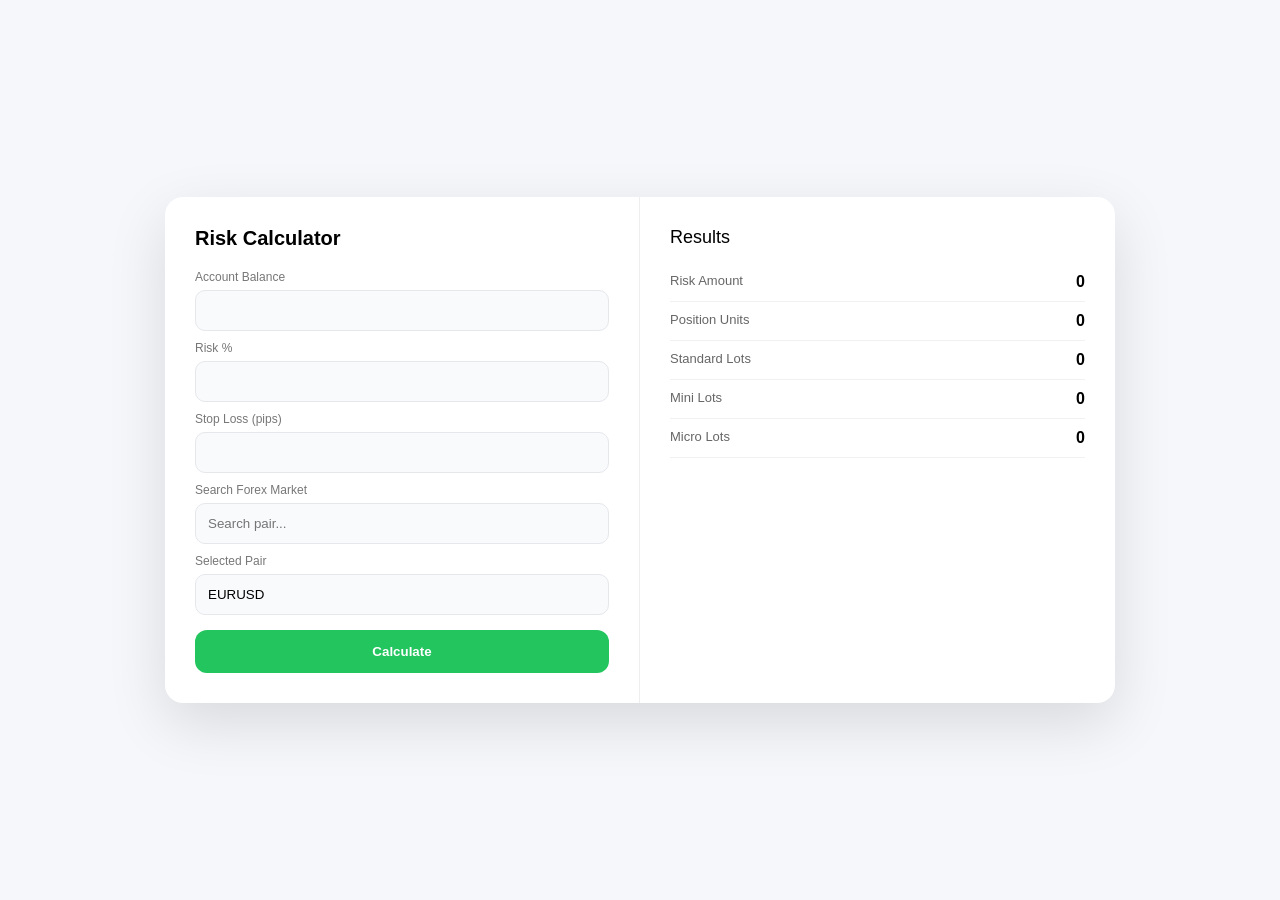
<file: risk-calculator.html>
<!DOCTYPE html>
<html lang="en">
<head>
<meta charset="UTF-8">
<title>GFx Risk Engine Pro</title>
<meta name="viewport" content="width=device-width, initial-scale=1.0">

<style>

/* ================= BASE ================= */
*{
  margin:0;
  padding:0;
  box-sizing:border-box;
  font-family:"Segoe UI",sans-serif;
}

body{
  background:#f5f7fb;
  height:100vh;
  display:flex;
  align-items:center;
  justify-content:center;
}

/* ================= APP ================= */
.app{
  width:950px;
  background:#fff;
  border-radius:18px;
  display:flex;
  overflow:hidden;
  box-shadow:0 20px 60px rgba(0,0,0,0.12);
}

/* ================= LEFT ================= */
.left{
  width:50%;
  padding:30px;
  border-right:1px solid #eee;
}

h2{
  font-size:20px;
  margin-bottom:20px;
}

/* INPUTS */
label{
  font-size:12px;
  color:#777;
  display:block;
  margin-top:10px;
}

input, select{
  width:100%;
  padding:12px;
  margin-top:6px;
  border-radius:10px;
  border:1px solid #e5e7eb;
  background:#f9fafc;
  outline:none;
  transition:0.2s;
}

input:focus, select:focus{
  border-color:#22c55e;
  box-shadow:0 0 0 3px rgba(34,197,94,0.15);
}

/* ================= SEARCH MARKET BOX ================= */
.marketBox{
  position:relative;
}

.marketDropdown{
  position:absolute;
  width:100%;
  max-height:220px;
  overflow-y:auto;
  background:#fff;
  border:1px solid #eee;
  border-radius:12px;
  margin-top:5px;
  display:none;
  z-index:10;
  box-shadow:0 10px 30px rgba(0,0,0,0.08);
}

.marketItem{
  padding:10px 12px;
  cursor:pointer;
  font-size:13px;
}

.marketItem:hover{
  background:#f3f4f6;
}

/* ================= BUTTON ================= */
button{
  width:100%;
  margin-top:15px;
  padding:14px;
  border:none;
  border-radius:12px;
  background:#22c55e;
  color:white;
  font-weight:bold;
  cursor:pointer;
  transition:0.2s;
}

button:hover{
  transform:translateY(-2px);
}

/* ================= RIGHT ================= */
.right{
  width:50%;
  padding:30px;
}

.results-title{
  font-size:18px;
  margin-bottom:15px;
}

.result-item{
  display:flex;
  justify-content:space-between;
  padding:10px 0;
  border-bottom:1px solid #f1f1f1;
}

.result-item span{
  font-size:13px;
  color:#666;
}

.result-value{
  font-weight:600;
}

/* ================= MOBILE ================= */
@media(max-width:900px){
  .app{flex-direction:column;width:95%;}
  .left,.right{width:100%;}
}

</style>
  <link rel="icon" type="image/jpg" href="images/favicon.jpg">
</head>

<body>

<div class="app">

<!-- LEFT -->
<div class="left">

<h2>Risk Calculator</h2>

<label>Account Balance</label>
<input type="number" id="balance">

<label>Risk %</label>
<input type="number" id="risk">

<label>Stop Loss (pips)</label>
<input type="number" id="sl">

<label>Search Forex Market</label>

<div class="marketBox">

<input type="text" id="search" oninput="filterPairs()" placeholder="Search pair...">

<div class="marketDropdown" id="dropdown"></div>

</div>

<label>Selected Pair</label>
<input type="text" id="pair" value="EURUSD" readonly>

<button onclick="calc()">Calculate</button>

</div>

<!-- RIGHT -->
<div class="right">

<div class="results-title">Results</div>

<div class="result-item">
  <span>Risk Amount</span>
  <div class="result-value" id="riskAmt">0</div>
</div>

<div class="result-item">
  <span>Position Units</span>
  <div class="result-value" id="units">0</div>
</div>

<div class="result-item">
  <span>Standard Lots</span>
  <div class="result-value" id="lots">0</div>
</div>

<div class="result-item">
  <span>Mini Lots</span>
  <div class="result-value" id="mini">0</div>
</div>

<div class="result-item">
  <span>Micro Lots</span>
  <div class="result-value" id="micro">0</div>
</div>

</div>

</div>

<script>

/* ================= FULL GLOBAL MARKET LIST ================= */
const pairs = [
/* MAJORS */
"EURUSD","GBPUSD","USDJPY","USDCHF","USDCAD","AUDUSD","NZDUSD",

/* MINORS */
"EURGBP","EURJPY","EURCHF","EURCAD","EURAUD","EURNZD",
"GBPJPY","GBPCHF","GBPAUD","GBPCAD","GBPNZD",
"AUDJPY","AUDNZD","AUDCAD","AUDCHF",
"CADJPY","CADCHF",
"CHFJPY",

/* EXOTICS */
"USDTRY","USDMXN","USDZAR","USDSEK","USDNOK",
"EURTRY","EURZAR","EURMXN",
"GBPZAR","GBPMXN",

/* METALS */
"XAUUSD","XAGUSD",

/* INDEX / BONUS */
"US30","NAS100","SPX500"
];

/* ================= FILTER MARKET ================= */
function filterPairs(){

  let input = document.getElementById("search").value.toUpperCase();
  let box = document.getElementById("dropdown");

  box.innerHTML = "";

  if(!input){
    box.style.display="none";
    return;
  }

  let filtered = pairs.filter(p => p.includes(input));

  if(filtered.length === 0){
    box.style.display="none";
    return;
  }

  filtered.forEach(p=>{
    let div = document.createElement("div");
    div.className="marketItem";
    div.innerText=p;

    div.onclick=()=>{
      document.getElementById("pair").value=p;
      document.getElementById("search").value="";
      box.style.display="none";
    };

    box.appendChild(div);
  });

  box.style.display="block";
}

/* ================= PIP VALUE ================= */
function pipValue(pair){
  if(pair==="XAUUSD") return 10;
  if(pair==="XAGUSD") return 5;
  if(pair.includes("JPY")) return 9;
  return 10;
}

/* ================= CALCULATE ================= */
function calc(){

  let balance=parseFloat(document.getElementById("balance").value);
  let risk=parseFloat(document.getElementById("risk").value);
  let sl=parseFloat(document.getElementById("sl").value);
  let pair=document.getElementById("pair").value;

  if(isNaN(balance)||isNaN(risk)||isNaN(sl)){
    alert("Enter valid values");
    return;
  }

  let riskAmount = balance*(risk/100);
  let lot = riskAmount/(sl*pipValue(pair));

  let units = lot*100000;
  let mini = lot*10;
  let micro = lot*100;

  document.getElementById("riskAmt").innerText="$"+riskAmount.toFixed(2);
  document.getElementById("units").innerText=units.toFixed(0);
  document.getElementById("lots").innerText=lot.toFixed(2);
  document.getElementById("mini").innerText=mini.toFixed(2);
  document.getElementById("micro").innerText=micro.toFixed(2);
}

</script>

</body>
</html>
</file>
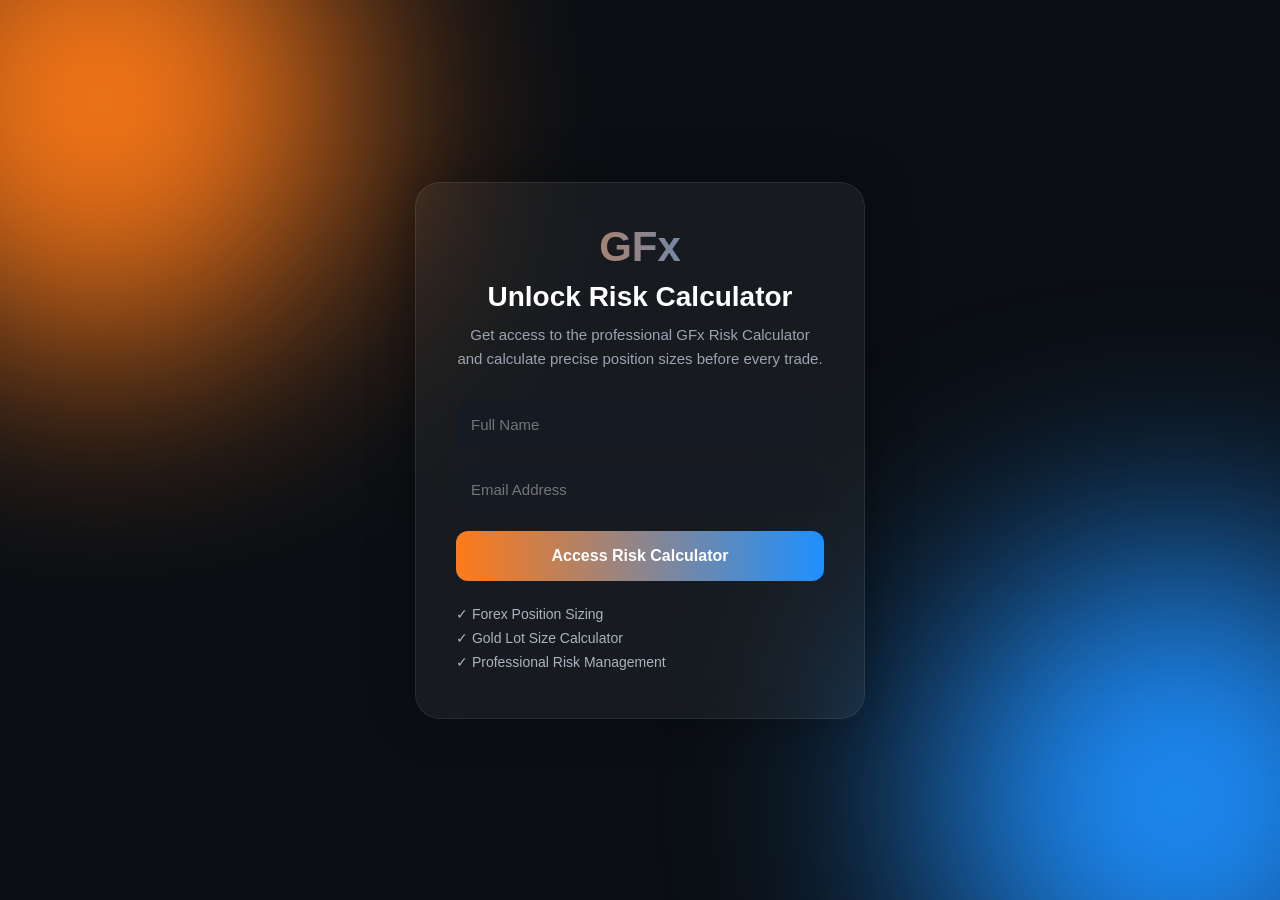
<file: signup.html>
<!DOCTYPE html>
<html lang="en">
<head>
<meta charset="UTF-8">
<meta name="viewport" content="width=device-width, initial-scale=1.0">
<title>Unlock Risk Calculator | GFx</title>

<style>

*{
margin:0;
padding:0;
box-sizing:border-box;
font-family:'Segoe UI',sans-serif;
}

body{
height:100vh;
overflow:hidden;
background:#0b0f14;
display:flex;
justify-content:center;
align-items:center;
position:relative;
}

/* Animated Background */

.bg{
position:absolute;
width:100%;
height:100%;
overflow:hidden;
}

.circle{
position:absolute;
border-radius:50%;
filter:blur(120px);
animation:float 12s infinite alternate ease-in-out;
}

.circle1{
width:500px;
height:500px;
background:#ff7a18;
top:-150px;
left:-150px;
}

.circle2{
width:500px;
height:500px;
background:#1e90ff;
right:-150px;
bottom:-150px;
animation-delay:2s;
}

@keyframes float{
from{
transform:translate(0,0);
}
to{
transform:translate(100px,60px);
}
}

/* Card */

.card{
position:relative;
z-index:5;
width:450px;
padding:40px;
border-radius:25px;
background:rgba(255,255,255,.05);
backdrop-filter:blur(20px);
border:1px solid rgba(255,255,255,.08);
box-shadow:0 0 50px rgba(0,0,0,.3);
animation:fadeUp .8s ease;
}

@keyframes fadeUp{
from{
opacity:0;
transform:translateY(30px);
}
to{
opacity:1;
transform:translateY(0);
}
}

.logo{
font-size:42px;
font-weight:800;
text-align:center;
margin-bottom:10px;
background:linear-gradient(90deg,#ff7a18,#1e90ff);
-webkit-background-clip:text;
-webkit-text-fill-color:transparent;
}

.title{
text-align:center;
color:white;
font-size:28px;
font-weight:700;
margin-bottom:10px;
}

.subtitle{
text-align:center;
color:#9aa4b2;
font-size:15px;
margin-bottom:30px;
line-height:1.6;
}

.input-group{
margin-bottom:18px;
}

.input-group input{
width:100%;
padding:15px;
border:none;
border-radius:12px;
background:#151b23;
color:white;
font-size:15px;
transition:.3s;
}

.input-group input:focus{
outline:none;
box-shadow:0 0 0 2px #1e90ff;
}

.btn{
width:100%;
padding:16px;
border:none;
border-radius:12px;
cursor:pointer;
font-size:16px;
font-weight:700;
color:white;
background:linear-gradient(90deg,#ff7a18,#1e90ff);
transition:.3s;
}

.btn:hover{
transform:translateY(-2px);
}

.btn:disabled{
opacity:.7;
cursor:not-allowed;
}

.features{
margin-top:25px;
color:#a9b4c0;
font-size:14px;
}

.features div{
margin-bottom:8px;
}

.status{
margin-top:15px;
text-align:center;
font-size:14px;
color:#9aa4b2;
}

</style>
    <link rel="icon" type="image/jpg" href="images/favicon.jpg">
</head>
<body>

<div class="bg">
<div class="circle circle1"></div>
<div class="circle circle2"></div>
</div>

<div class="card">

<div class="logo">GFx</div>

<div class="title">
Unlock Risk Calculator
</div>

<div class="subtitle">
Get access to the professional GFx Risk Calculator and calculate precise position sizes before every trade.
</div>

<form id="leadForm">

<div class="input-group">
<input
type="text"
name="Name"
placeholder="Full Name"
required>
</div>

<div class="input-group">
<input
type="email"
name="Email"
placeholder="Email Address"
required>
</div>

<button class="btn" id="submitBtn" type="submit">
Access Risk Calculator
</button>

<div class="status" id="status"></div>

</form>

<div class="features">
<div>✓ Forex Position Sizing</div>
<div>✓ Gold Lot Size Calculator</div>
<div>✓ Professional Risk Management</div>
</div>

</div>

<script>

const form = document.getElementById("leadForm");
const button = document.getElementById("submitBtn");
const statusText = document.getElementById("status");

form.addEventListener("submit", async function(e){

    e.preventDefault();

    button.disabled = true;
    button.innerText = "Loading...";
    statusText.innerText = "";

    const data = {
        Name: form.Name.value,
        Email: form.Email.value
    };

    try{

        const response = await fetch(
            "https://formspree.io/f/xnjypvoa",
            {
                method:"POST",
                headers:{
                    "Content-Type":"application/json",
                    "Accept":"application/json"
                },
                body:JSON.stringify(data)
            }
        );

        if(response.ok){

            statusText.innerText = "Access granted. Redirecting...";

            setTimeout(() => {
                window.location.href = "risk-calculator.html";
            }, 1000);

        }else{

            button.disabled = false;
            button.innerText = "Access Risk Calculator";
            statusText.innerText = "Submission failed. Please try again.";

        }

    }catch(error){

        button.disabled = false;
        button.innerText = "Access Risk Calculator →";
        statusText.innerText = "Network error. Please try again.";

    }

});

</script>

</body>
</html>
</file>
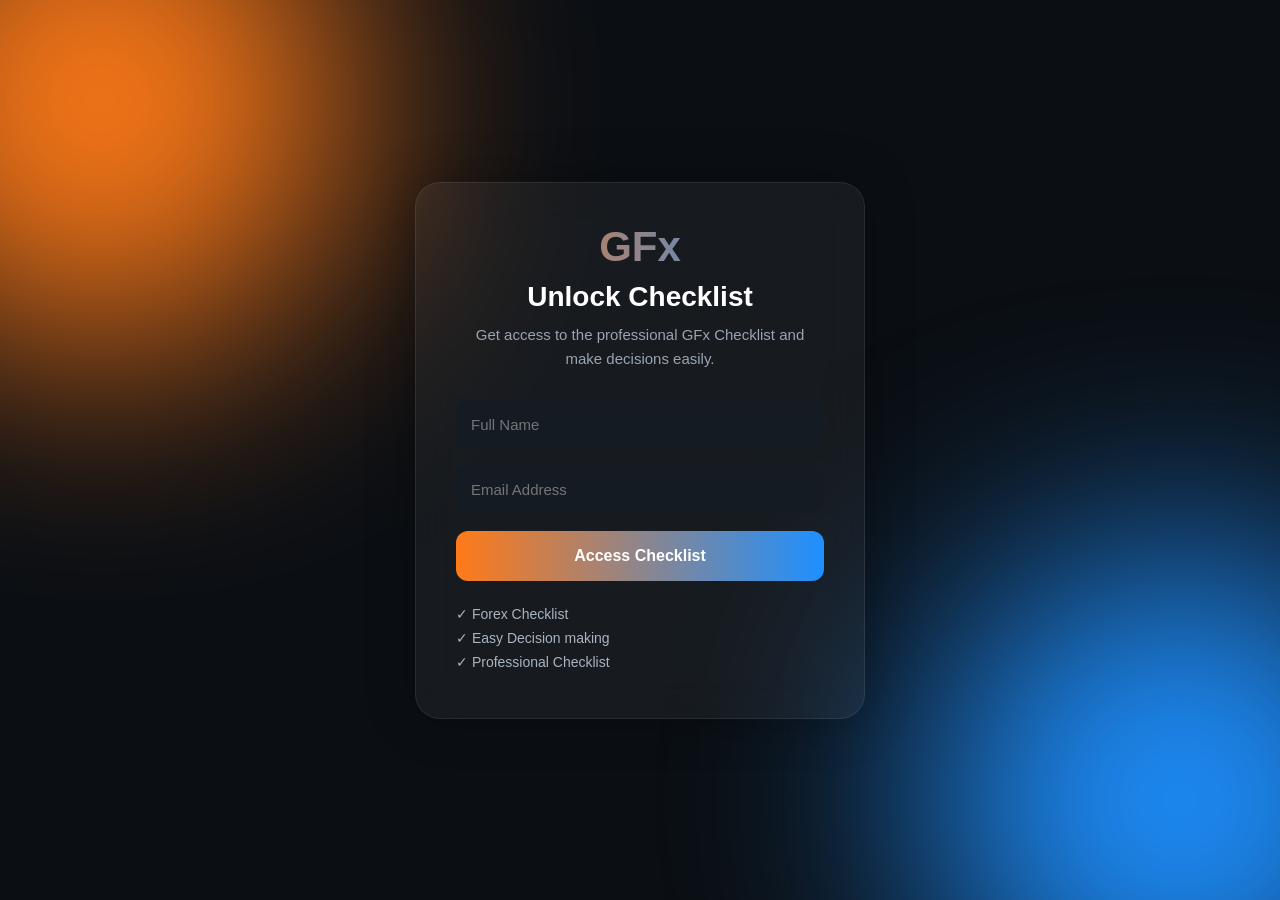
<file: signupchecklist.html>
<!DOCTYPE html>
<html lang="en">
<head>
<meta charset="UTF-8">
<meta name="viewport" content="width=device-width, initial-scale=1.0">
<title>Unlock Risk Calculator | GFx</title>

<style>

*{
margin:0;
padding:0;
box-sizing:border-box;
font-family:'Segoe UI',sans-serif;
}

body{
height:100vh;
overflow:hidden;
background:#0b0f14;
display:flex;
justify-content:center;
align-items:center;
position:relative;
}

/* Animated Background */

.bg{
position:absolute;
width:100%;
height:100%;
overflow:hidden;
}

.circle{
position:absolute;
border-radius:50%;
filter:blur(120px);
animation:float 12s infinite alternate ease-in-out;
}

.circle1{
width:500px;
height:500px;
background:#ff7a18;
top:-150px;
left:-150px;
}

.circle2{
width:500px;
height:500px;
background:#1e90ff;
right:-150px;
bottom:-150px;
animation-delay:2s;
}

@keyframes float{
from{
transform:translate(0,0);
}
to{
transform:translate(100px,60px);
}
}

/* Card */

.card{
position:relative;
z-index:5;
width:450px;
padding:40px;
border-radius:25px;
background:rgba(255,255,255,.05);
backdrop-filter:blur(20px);
border:1px solid rgba(255,255,255,.08);
box-shadow:0 0 50px rgba(0,0,0,.3);
animation:fadeUp .8s ease;
}

@keyframes fadeUp{
from{
opacity:0;
transform:translateY(30px);
}
to{
opacity:1;
transform:translateY(0);
}
}

.logo{
font-size:42px;
font-weight:800;
text-align:center;
margin-bottom:10px;
background:linear-gradient(90deg,#ff7a18,#1e90ff);
-webkit-background-clip:text;
-webkit-text-fill-color:transparent;
}

.title{
text-align:center;
color:white;
font-size:28px;
font-weight:700;
margin-bottom:10px;
}

.subtitle{
text-align:center;
color:#9aa4b2;
font-size:15px;
margin-bottom:30px;
line-height:1.6;
}

.input-group{
margin-bottom:18px;
}

.input-group input{
width:100%;
padding:15px;
border:none;
border-radius:12px;
background:#151b23;
color:white;
font-size:15px;
transition:.3s;
}

.input-group input:focus{
outline:none;
box-shadow:0 0 0 2px #1e90ff;
}

.btn{
width:100%;
padding:16px;
border:none;
border-radius:12px;
cursor:pointer;
font-size:16px;
font-weight:700;
color:white;
background:linear-gradient(90deg,#ff7a18,#1e90ff);
transition:.3s;
}

.btn:hover{
transform:translateY(-2px);
}

.btn:disabled{
opacity:.7;
cursor:not-allowed;
}

.features{
margin-top:25px;
color:#a9b4c0;
font-size:14px;
}

.features div{
margin-bottom:8px;
}

.status{
margin-top:15px;
text-align:center;
font-size:14px;
color:#9aa4b2;
}

</style>
    <link rel="icon" type="image/jpg" href="images/favicon.jpg">
</head>
<body>

<div class="bg">
<div class="circle circle1"></div>
<div class="circle circle2"></div>
</div>

<div class="card">

<div class="logo">GFx</div>

<div class="title">
Unlock Checklist
</div>

<div class="subtitle">
Get access to the professional GFx Checklist and make decisions easily.
</div>

<form id="leadForm">

<div class="input-group">
<input
type="text"
name="Name"
placeholder="Full Name"
required>
</div>

<div class="input-group">
<input
type="email"
name="Email"
placeholder="Email Address"
required>
</div>

<button class="btn" id="submitBtn" type="submit">
Access Checklist
</button>

<div class="status" id="status"></div>

</form>

<div class="features">
<div>✓ Forex Checklist</div>
<div>✓ Easy Decision making</div>
<div>✓ Professional Checklist</div>
</div>

</div>

<script>

const form = document.getElementById("leadForm");
const button = document.getElementById("submitBtn");
const statusText = document.getElementById("status");

form.addEventListener("submit", async function(e){

    e.preventDefault();

    button.disabled = true;
    button.innerText = "Loading...";
    statusText.innerText = "";

    const data = {
        Name: form.Name.value,
        Email: form.Email.value
    };

    try{

        const response = await fetch(
            "https://formspree.io/f/xnjypvoa",
            {
                method:"POST",
                headers:{
                    "Content-Type":"application/json",
                    "Accept":"application/json"
                },
                body:JSON.stringify(data)
            }
        );

        if(response.ok){

            statusText.innerText = "Access granted. Redirecting...";

            setTimeout(() => {
                window.location.href = "checklist.html";
            }, 1000);

        }else{

            button.disabled = false;
            button.innerText = "Access Checklists";
            statusText.innerText = "Submission failed. Please try again.";

        }

    }catch(error){

        button.disabled = false;
        button.innerText = "Access Checklists";
        statusText.innerText = "Network error. Please try again.";

    }

});

</script>

</body>
</html>
</file>
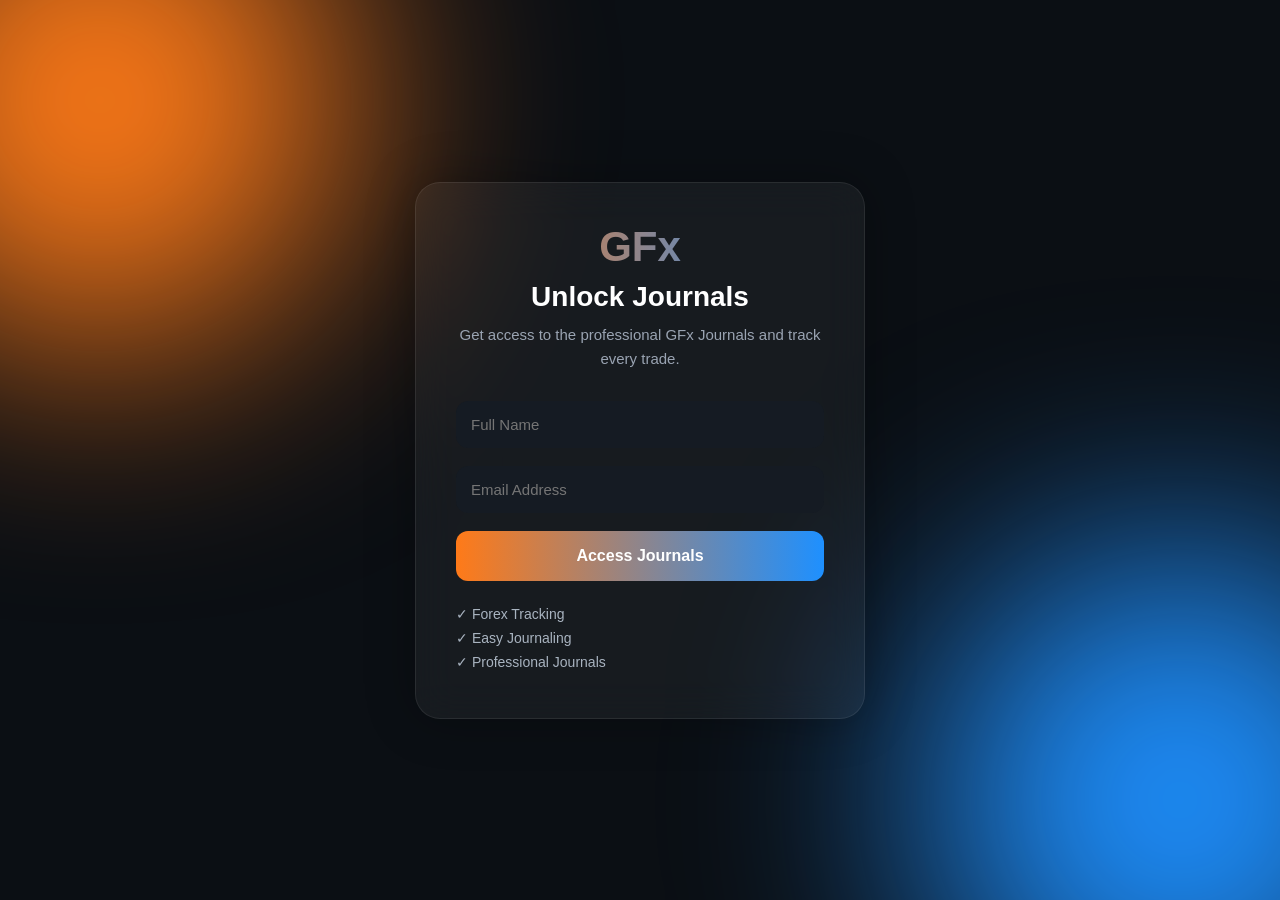
<file: signupjournal.html>
<!DOCTYPE html>
<html lang="en">
<head>
<meta charset="UTF-8">
<meta name="viewport" content="width=device-width, initial-scale=1.0">
<title>Unlock Risk Calculator | GFx</title>

<style>

*{
margin:0;
padding:0;
box-sizing:border-box;
font-family:'Segoe UI',sans-serif;
}

body{
height:100vh;
overflow:hidden;
background:#0b0f14;
display:flex;
justify-content:center;
align-items:center;
position:relative;
}

/* Animated Background */

.bg{
position:absolute;
width:100%;
height:100%;
overflow:hidden;
}

.circle{
position:absolute;
border-radius:50%;
filter:blur(120px);
animation:float 12s infinite alternate ease-in-out;
}

.circle1{
width:500px;
height:500px;
background:#ff7a18;
top:-150px;
left:-150px;
}

.circle2{
width:500px;
height:500px;
background:#1e90ff;
right:-150px;
bottom:-150px;
animation-delay:2s;
}

@keyframes float{
from{
transform:translate(0,0);
}
to{
transform:translate(100px,60px);
}
}

/* Card */

.card{
position:relative;
z-index:5;
width:450px;
padding:40px;
border-radius:25px;
background:rgba(255,255,255,.05);
backdrop-filter:blur(20px);
border:1px solid rgba(255,255,255,.08);
box-shadow:0 0 50px rgba(0,0,0,.3);
animation:fadeUp .8s ease;
}

@keyframes fadeUp{
from{
opacity:0;
transform:translateY(30px);
}
to{
opacity:1;
transform:translateY(0);
}
}

.logo{
font-size:42px;
font-weight:800;
text-align:center;
margin-bottom:10px;
background:linear-gradient(90deg,#ff7a18,#1e90ff);
-webkit-background-clip:text;
-webkit-text-fill-color:transparent;
}

.title{
text-align:center;
color:white;
font-size:28px;
font-weight:700;
margin-bottom:10px;
}

.subtitle{
text-align:center;
color:#9aa4b2;
font-size:15px;
margin-bottom:30px;
line-height:1.6;
}

.input-group{
margin-bottom:18px;
}

.input-group input{
width:100%;
padding:15px;
border:none;
border-radius:12px;
background:#151b23;
color:white;
font-size:15px;
transition:.3s;
}

.input-group input:focus{
outline:none;
box-shadow:0 0 0 2px #1e90ff;
}

.btn{
width:100%;
padding:16px;
border:none;
border-radius:12px;
cursor:pointer;
font-size:16px;
font-weight:700;
color:white;
background:linear-gradient(90deg,#ff7a18,#1e90ff);
transition:.3s;
}

.btn:hover{
transform:translateY(-2px);
}

.btn:disabled{
opacity:.7;
cursor:not-allowed;
}

.features{
margin-top:25px;
color:#a9b4c0;
font-size:14px;
}

.features div{
margin-bottom:8px;
}

.status{
margin-top:15px;
text-align:center;
font-size:14px;
color:#9aa4b2;
}

</style>
    <link rel="icon" type="image/jpg" href="images/favicon.jpg">
</head>
<body>

<div class="bg">
<div class="circle circle1"></div>
<div class="circle circle2"></div>
</div>

<div class="card">

<div class="logo">GFx</div>

<div class="title">
Unlock Journals
</div>

<div class="subtitle">
Get access to the professional GFx Journals and track every trade.
</div>

<form id="leadForm">

<div class="input-group">
<input
type="text"
name="Name"
placeholder="Full Name"
required>
</div>

<div class="input-group">
<input
type="email"
name="Email"
placeholder="Email Address"
required>
</div>

<button class="btn" id="submitBtn" type="submit">
Access Journals
</button>

<div class="status" id="status"></div>

</form>

<div class="features">
<div>✓ Forex Tracking</div>
<div>✓ Easy Journaling</div>
<div>✓ Professional Journals</div>
</div>

</div>

<script>

const form = document.getElementById("leadForm");
const button = document.getElementById("submitBtn");
const statusText = document.getElementById("status");

form.addEventListener("submit", async function(e){

    e.preventDefault();

    button.disabled = true;
    button.innerText = "Loading...";
    statusText.innerText = "";

    const data = {
        Name: form.Name.value,
        Email: form.Email.value
    };

    try{

        const response = await fetch(
            "https://formspree.io/f/xnjypvoa",
            {
                method:"POST",
                headers:{
                    "Content-Type":"application/json",
                    "Accept":"application/json"
                },
                body:JSON.stringify(data)
            }
        );

        if(response.ok){

            statusText.innerText = "Access granted. Redirecting...";

            setTimeout(() => {
                window.location.href = "journals.html";
            }, 1000);

        }else{

            button.disabled = false;
            button.innerText = "Access Journals";
            statusText.innerText = "Submission failed. Please try again.";

        }

    }catch(error){

        button.disabled = false;
        button.innerText = "Access Journals";
        statusText.innerText = "Network error. Please try again.";

    }

});

</script>

</body>
</html>
</file>
<file: css/style.css>
*{
margin:0;
padding:0;
box-sizing:border-box;
scroll-behavior:smooth;
}

:root{
--black:#050505;
--dark:#0f0f0f;
--blue:#2563eb;
--orange:#f97316;
--white:#ffffff;
--gray:#a0a0a0;
}

body{
font-family:'Inter',sans-serif;
background:var(--black);
color:white;
overflow-x:hidden;
}

a{
text-decoration:none;
}

.header{
position:fixed;
top:0;
left:0;
width:100%;
padding:20px 8%;
display:flex;
justify-content:space-between;
align-items:center;
background:rgba(5,5,5,.8);
backdrop-filter:blur(18px);
z-index:1000;
border-bottom:1px solid rgba(255,255,255,.05);
}

.logo a{
font-size:32px;
font-weight:800;
font-family:'Poppins',sans-serif;
color:white;
}

.navbar ul{
display:flex;
flex-wrap: wrap;
gap:35px;
list-style:none;
}

.navbar a{
color:white;
font-weight:500;
position:relative;
}

.navbar a::after{
content:'';
position:absolute;
bottom:-8px;
left:0;
width:0;
height:2px;
background:var(--orange);
transition:.3s;
}

.navbar a:hover::after,
.navbar a.active::after{
width:100%;
}

.menu-btn{
display:none;
font-size:24px;
cursor:pointer;
}

.hero{
min-height:100vh;
display:flex;
justify-content:center;
align-items:center;
text-align:center;
padding:120px 10%;
background:
radial-gradient(circle at top right,
rgba(37,99,235,.2),
transparent 40%);
}

.hero-content{
max-width:900px;
}

.hero-tag{
display:inline-block;
padding:10px 20px;
border:1px solid rgba(255,255,255,.1);
border-radius:50px;
margin-bottom:25px;
font-size:14px;
letter-spacing:2px;
}

.hero h1{
font-size:5rem;
font-family:'Poppins',sans-serif;
line-height:1.1;
margin-bottom:25px;
}

.hero h1 span{
color:var(--blue);
}

.hero p{
font-size:1.1rem;
line-height:1.8;
color:var(--gray);
max-width:700px;
margin:auto;
}

.hero-buttons{
margin-top:40px;
display:flex;
justify-content:center;
gap:20px;
flex-wrap:wrap;
}

.btn-primary{
background:linear-gradient(45deg,var(--blue),#4f8cff);
padding:15px 35px;
border-radius:50px;
color:white;
font-weight:600;
transition:.3s;
}

.btn-primary:hover{
transform:translateY(-5px);
box-shadow:0 0 30px rgba(37,99,235,.5);
}

.btn-secondary{
border:1px solid rgba(255,255,255,.15);
padding:15px 35px;
border-radius:50px;
color:white;
transition:.3s;
}

.btn-secondary:hover{
border-color:var(--orange);
}

.stats{
padding:100px 10%;
display:grid;
grid-template-columns:repeat(3,1fr);
gap:30px;
}

.stat-card{
background:var(--dark);
padding:40px;
text-align:center;
border-radius:20px;
border:1px solid rgba(255,255,255,.05);
}

.stat-card h2{
font-size:2.5rem;
color:var(--orange);
margin-bottom:10px;
}

.preview{
padding:100px 10%;
}

.section-title{
text-align:center;
margin-bottom:60px;
}

.section-title span{
color:var(--orange);
}

.section-title h2{
font-size:3rem;
margin-top:10px;
}

.cards{
display:grid;
grid-template-columns:repeat(3,1fr);
gap:30px;
}

.card{
background:var(--dark);
padding:40px;
border-radius:20px;
transition:.4s;
border:1px solid rgba(255,255,255,.05);
}

.card:hover{
transform:translateY(-10px);
border-color:var(--blue);
}

.card i{
font-size:40px;
color:var(--orange);
margin-bottom:20px;
}

.card h3{
margin-bottom:15px;
}

.card p{
color:var(--gray);
line-height:1.7;
}

.cta{
padding:120px 10%;
text-align:center;
}

.cta h2{
font-size:3rem;
margin-bottom:20px;
}

.cta p{
max-width:700px;
margin:auto;
color:var(--gray);
margin-bottom:35px;
}

footer{
padding:80px 10%;
background:#090909;
}

.footer-grid{
display:grid;
grid-template-columns:repeat(4,1fr);
gap:40px;
}

.footer-grid h3{
margin-bottom:20px;
}

.footer-grid a{
display:block;
color:#bdbdbd;
margin-bottom:10px;
}

.footer-grid a:hover{
color:var(--blue);
}

.footer-grid p{
color:#bdbdbd;
line-height:1.8;
}

.copyright{
text-align:center;
margin-top:50px;
padding-top:25px;
border-top:1px solid rgba(255,255,255,.08);
color:#777;
}

@media(max-width:900px){

.hero h1{
font-size:3rem;
}

.cards,
.stats,
.footer-grid{
grid-template-columns:1fr;
}

.navbar{
display:none;
}

.menu-btn{
display:block;
}

}
</file>
